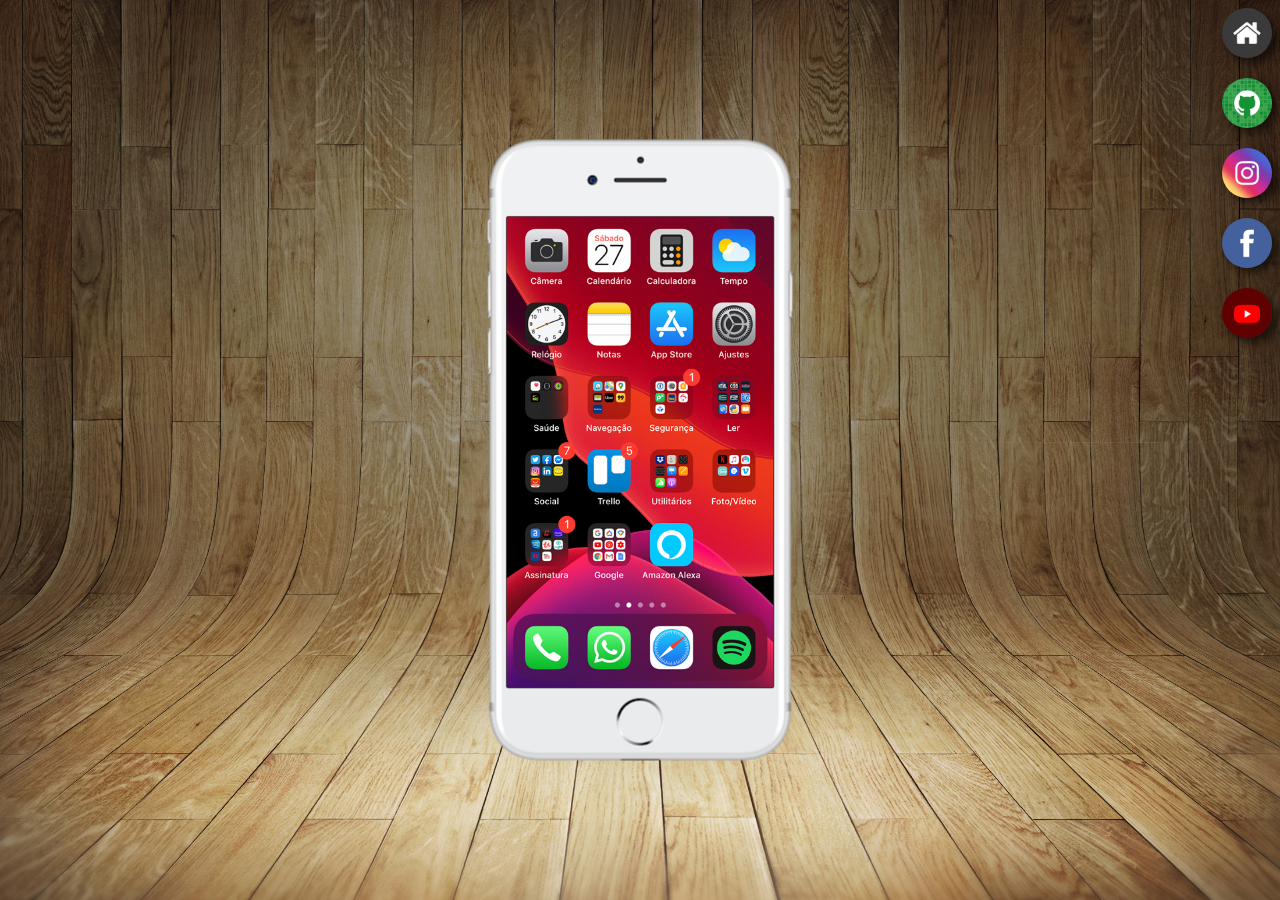
<file: index.html>
<!DOCTYPE html>
<html lang="pt-br">
<head>
    <meta charset="UTF-8">
    <meta name="viewport" content="width=device-width, initial-scale=1.0">
    <link rel="shortcut icon" href="nezuko.ico" type="image/x-icon">
    <link rel="stylesheet" href="estilos/style.css">
    <title>Redes Sociais</title>
</head>
<body>
    <main>
        <section id="telefone">
            <iframe src="home.html" name="tela" id="tela"  frameborder="0">
                Seu navegador não é compativel com isso.
            </iframe>
        </section>
        <section id="redes-sociais">
            <a href="home.html" target="tela"><img src="imagens/logo-home.jpg" alt="Home"></a><br>
            <a href="github.html" target="tela"><img src="imagens/logo-github.jpg" alt="GitHub"></a><br>
            <a href="instagram.html" target="tela"><img src="imagens/logo-instagram.jpg" alt="Instagram"></a><br>
            <a href="facebook.html" target="tela"><img src="imagens/logo-facebook.jpg" alt="Facebook"></a><br>
            <a href="youtube.html" target="tela"><img src="imagens/logo-youtube.jpg" alt="TouTube"></a>
        </section>
    </main>
</body>
</html>
</file>
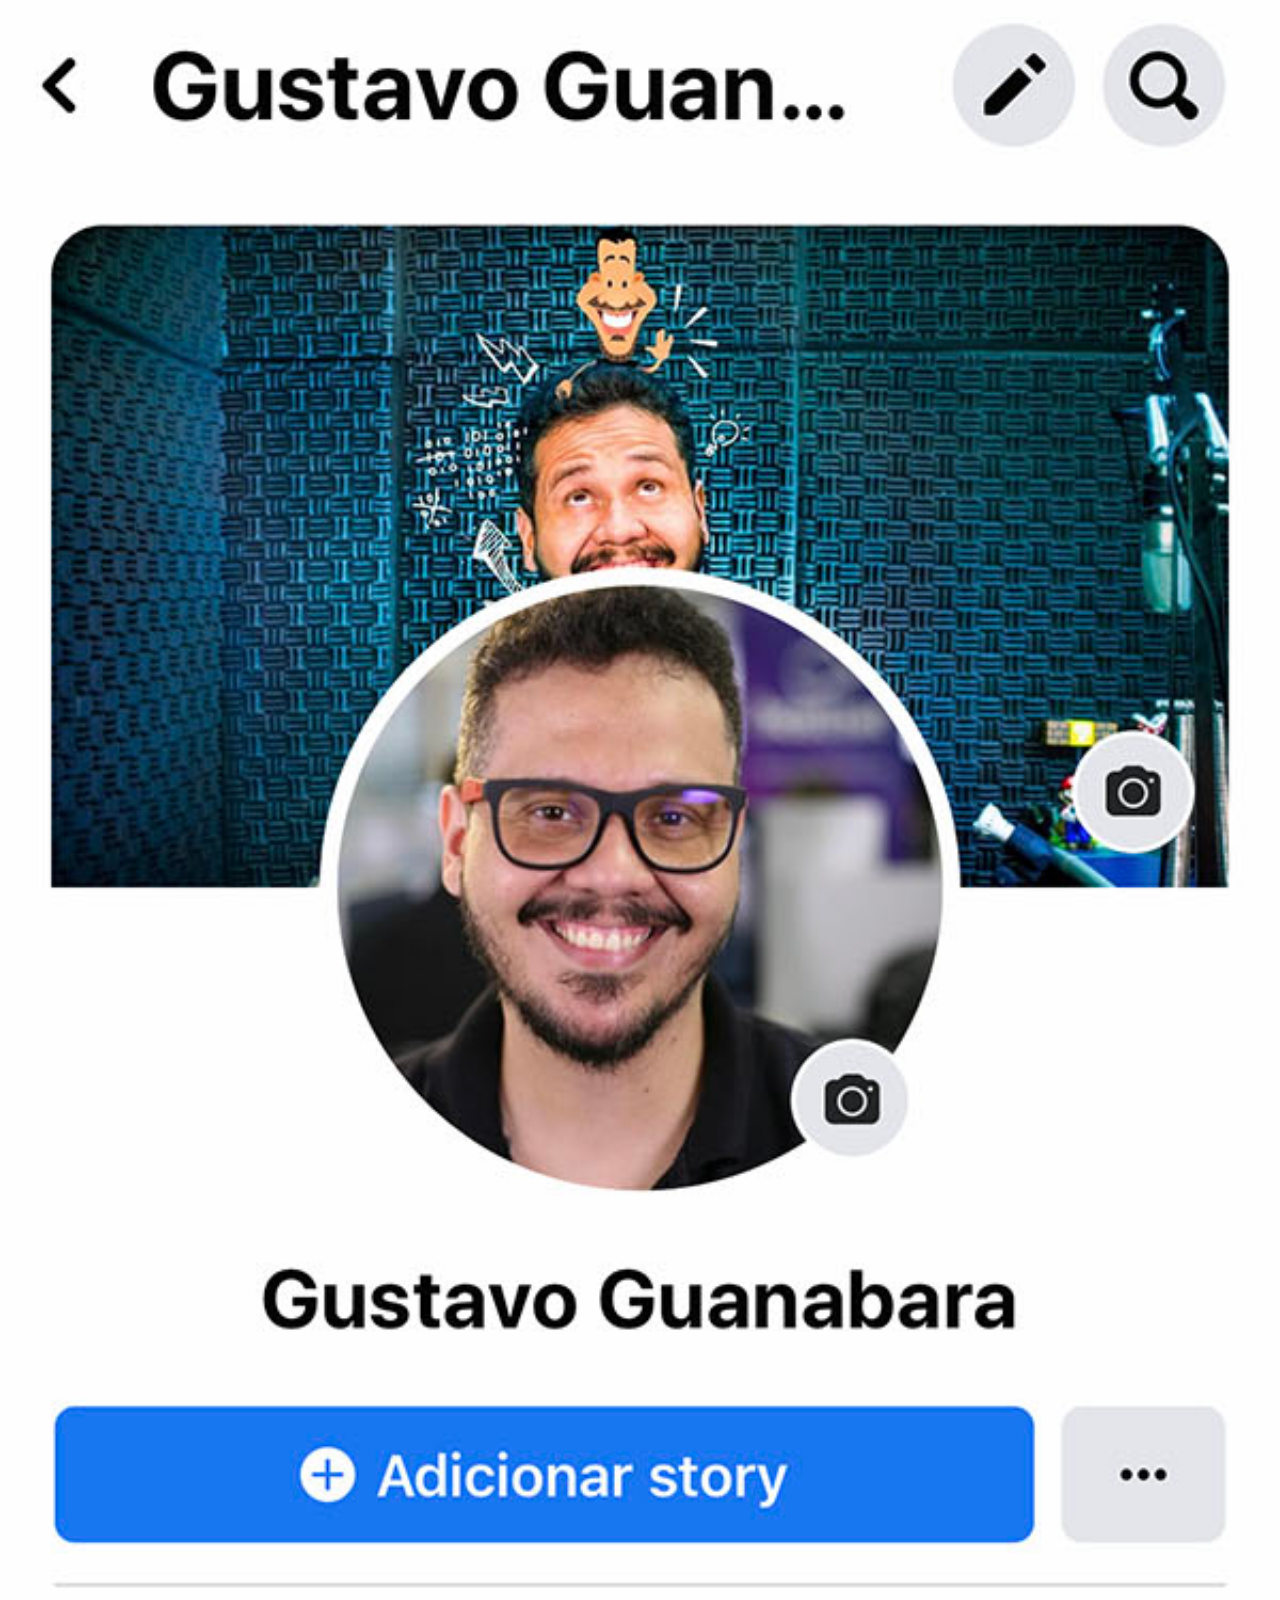
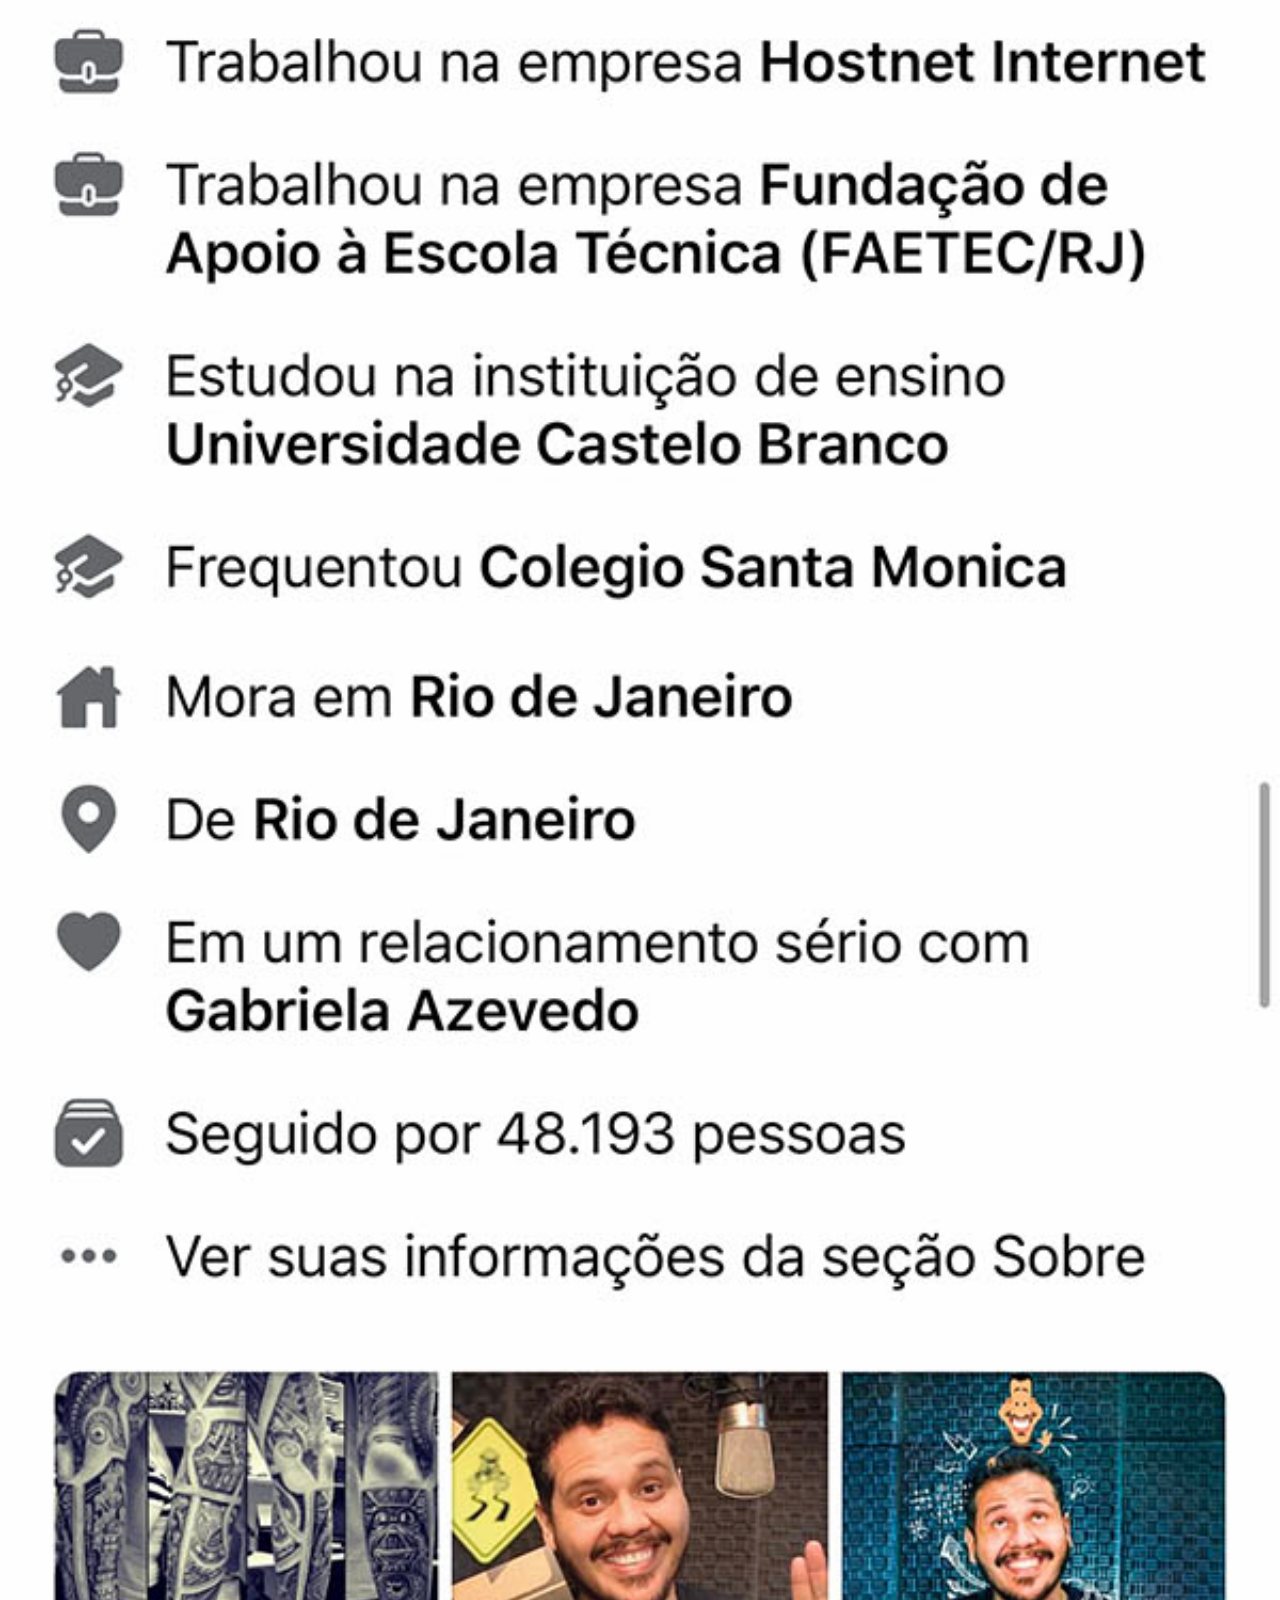
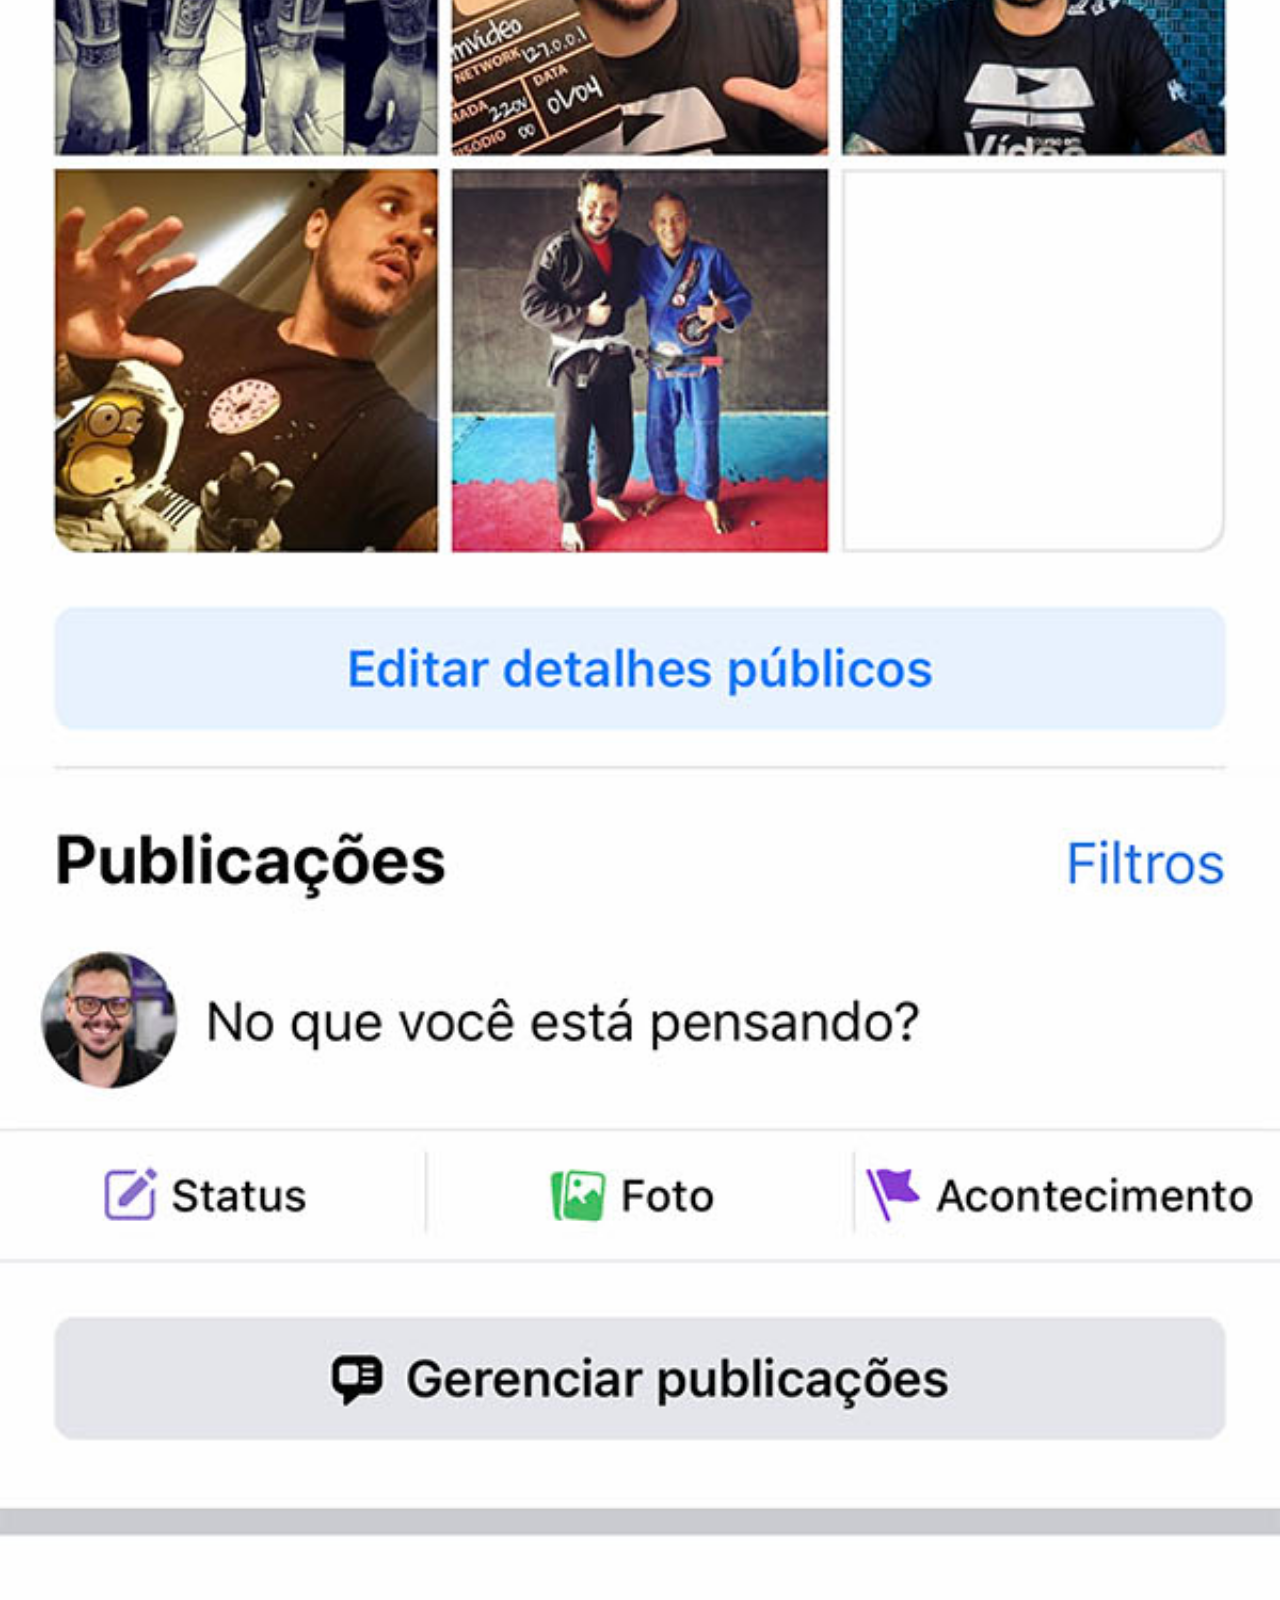
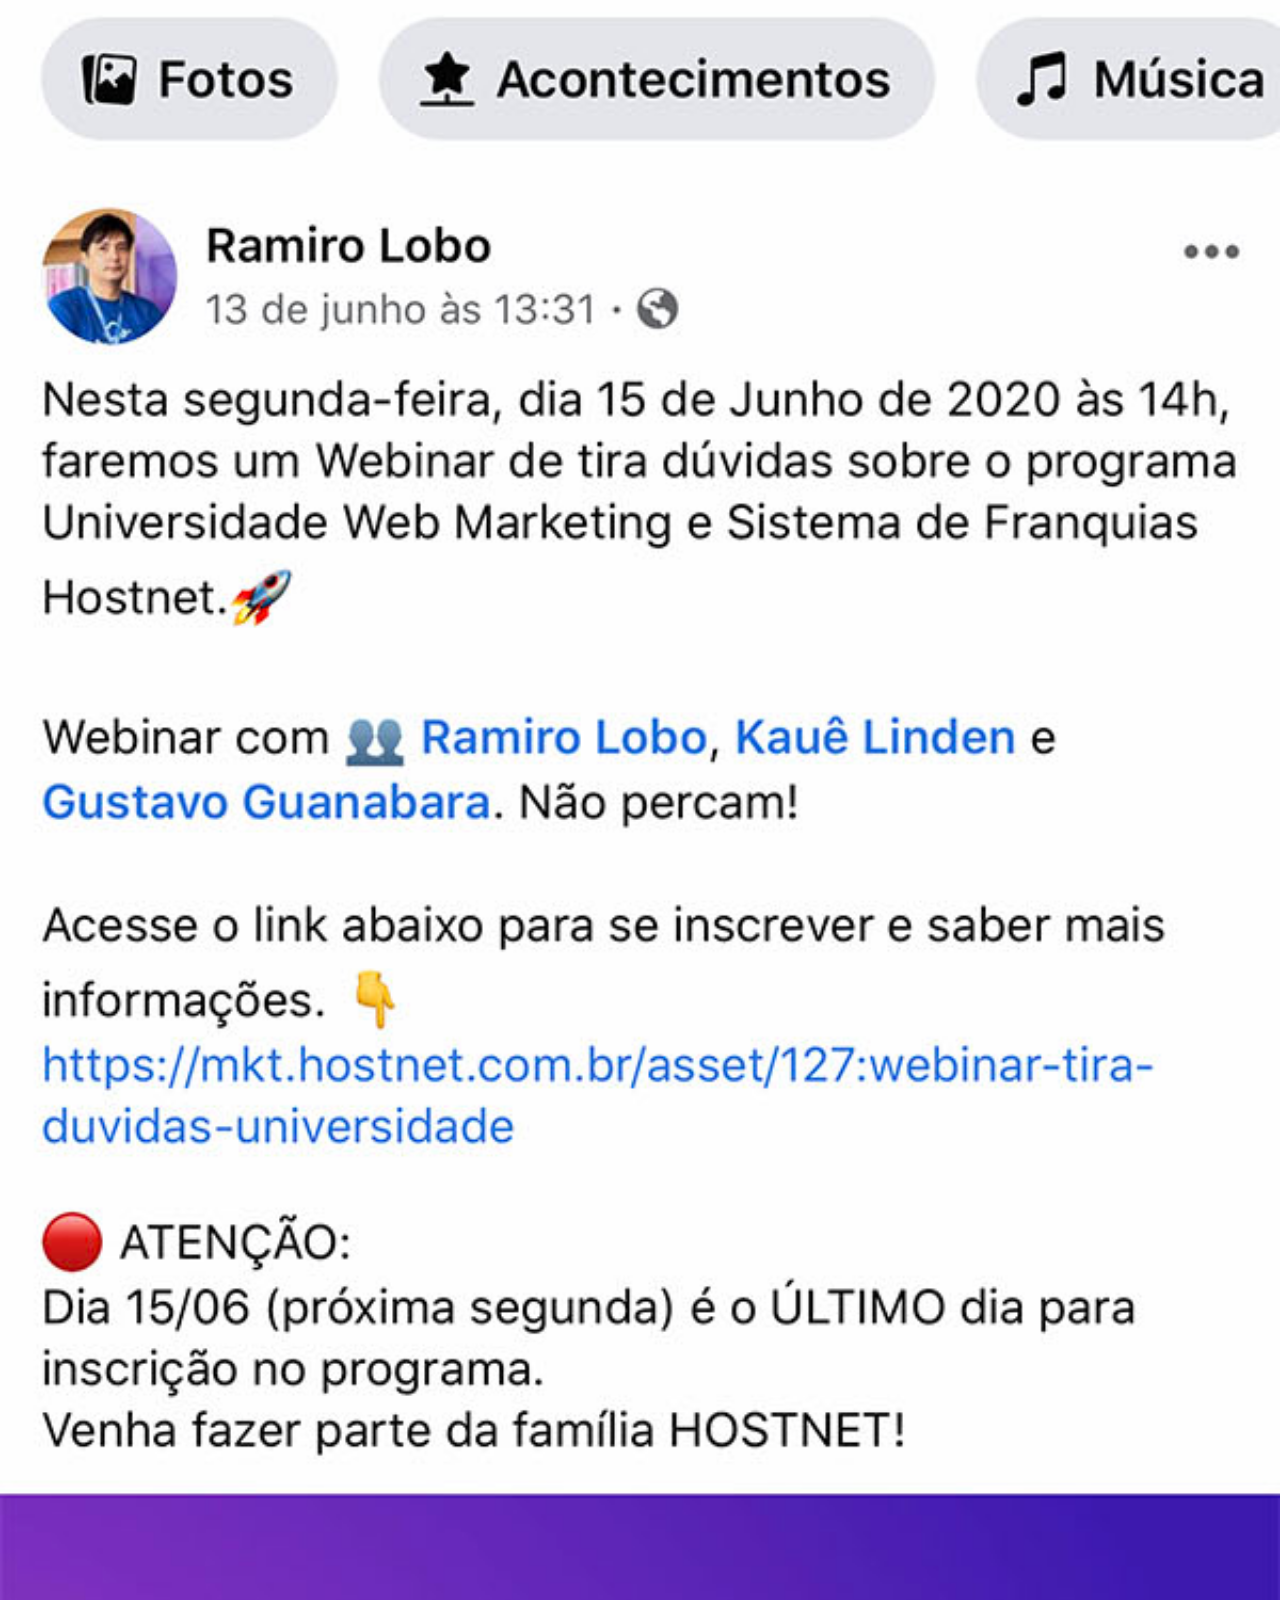
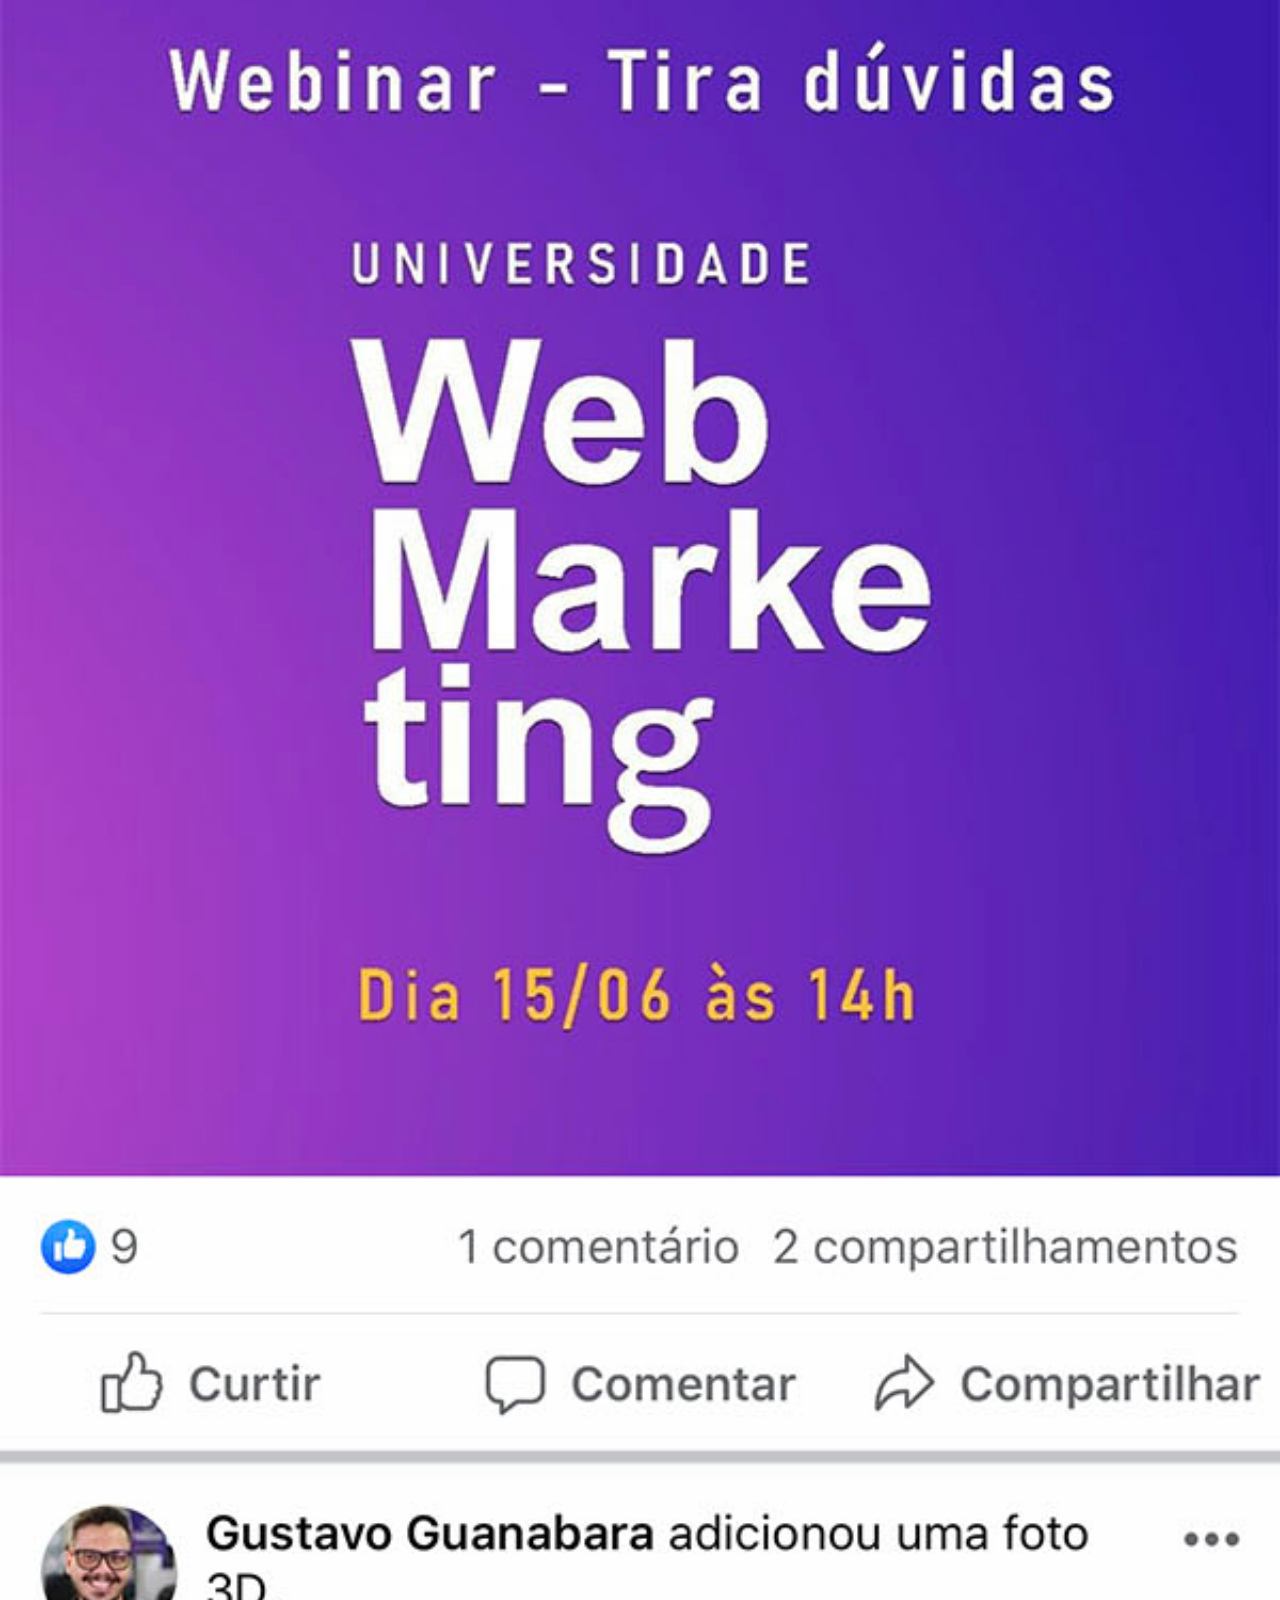
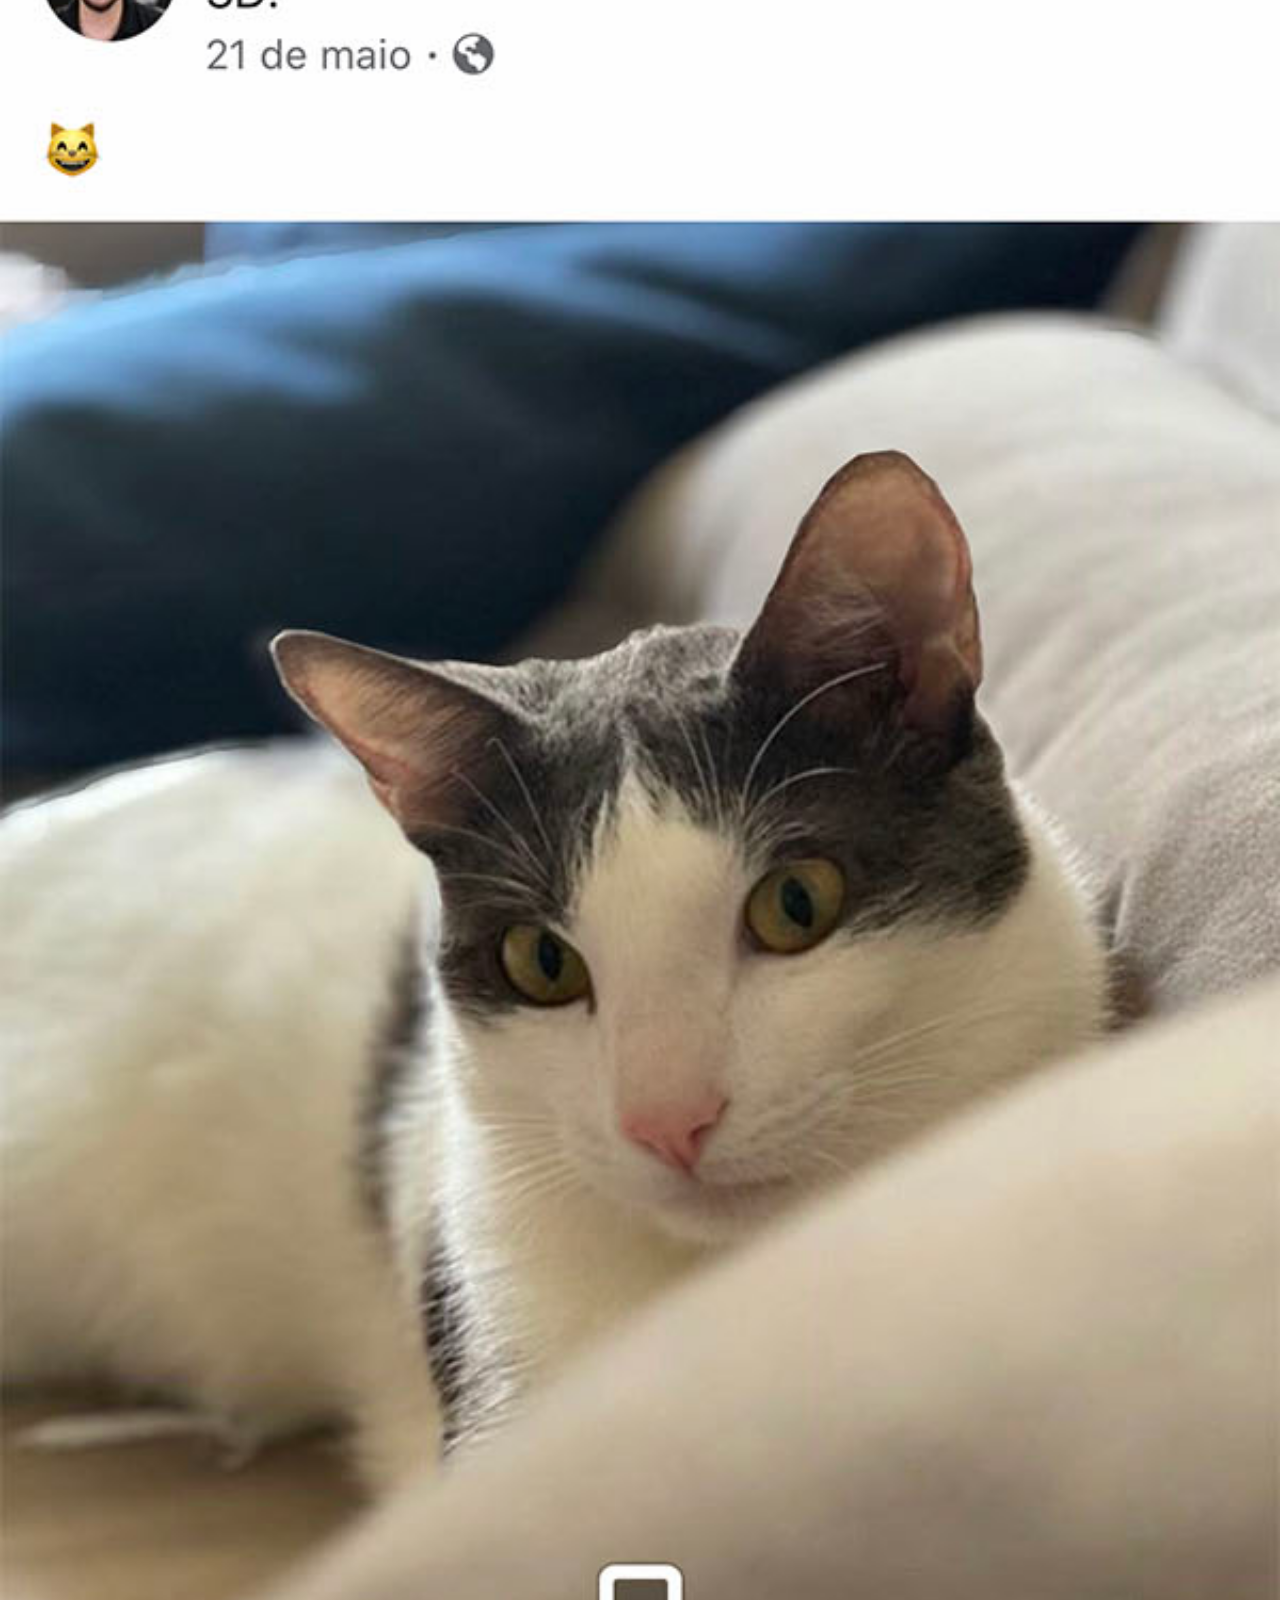
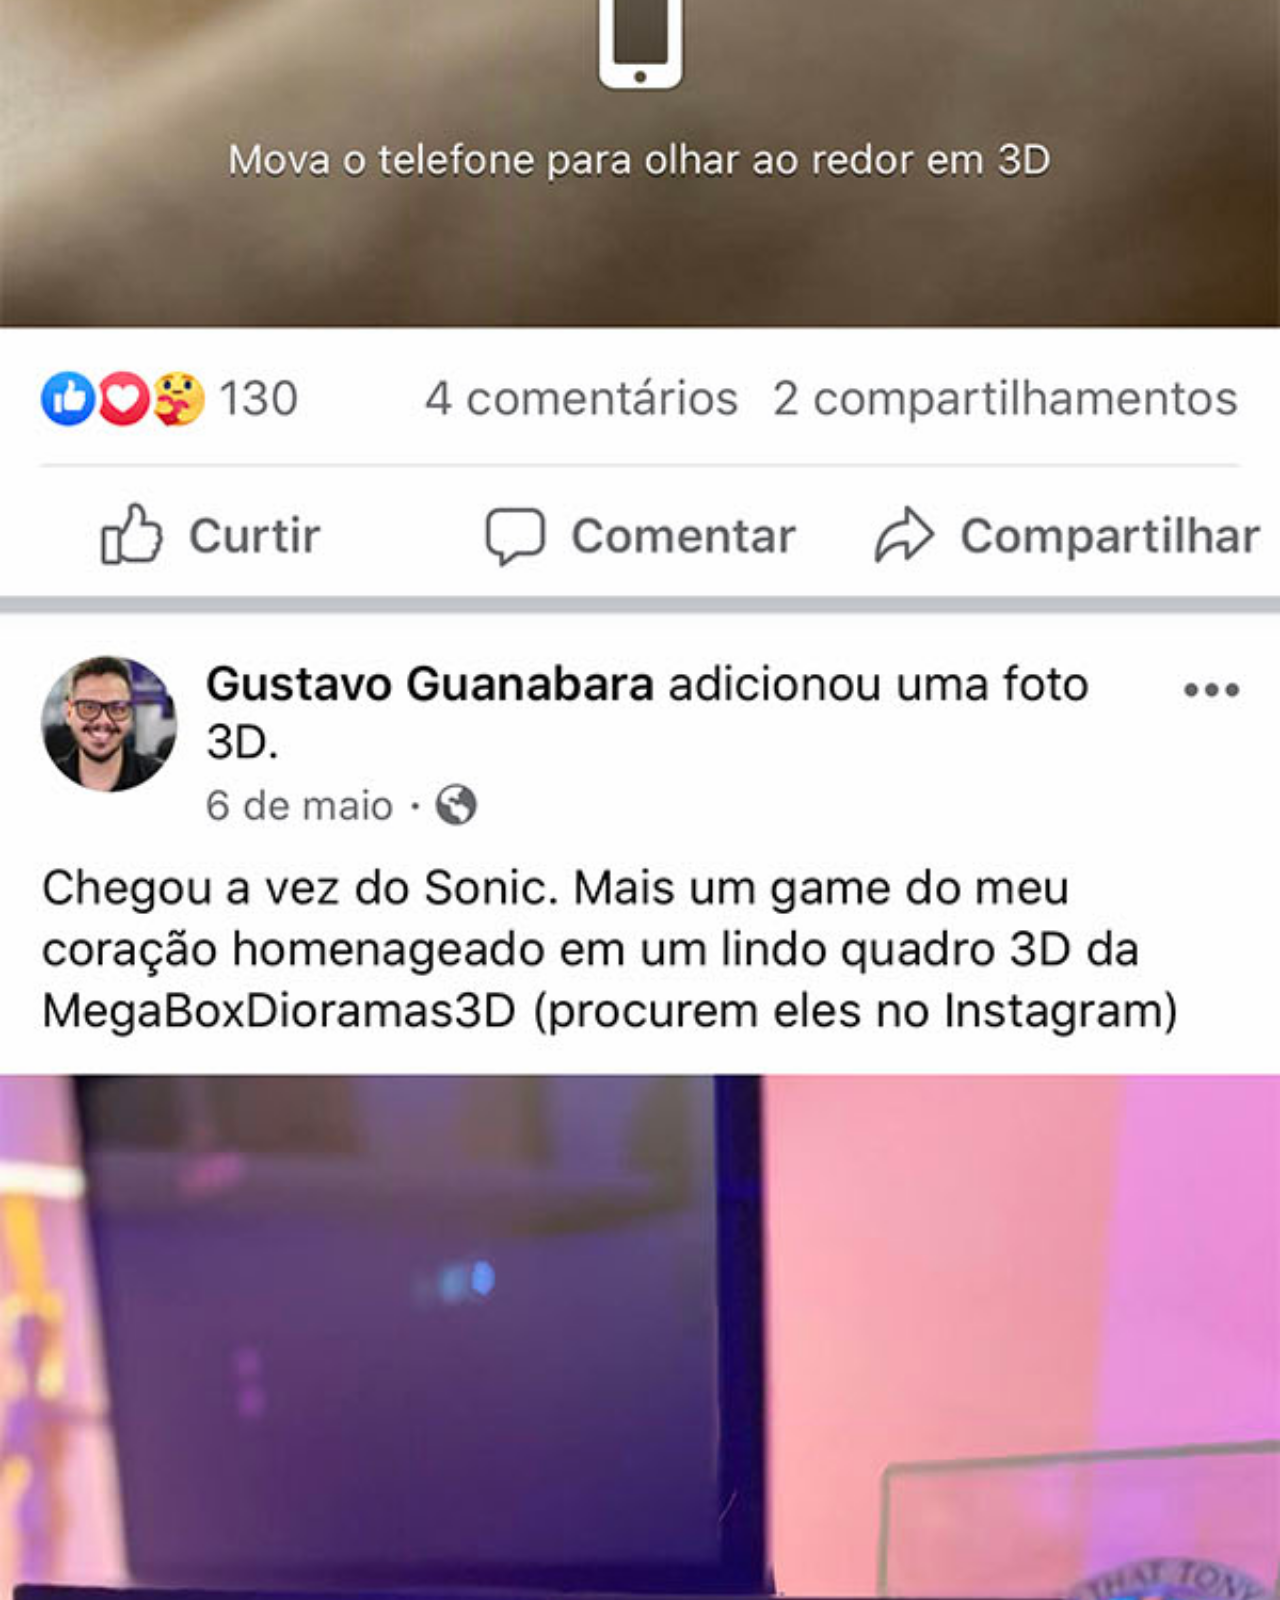
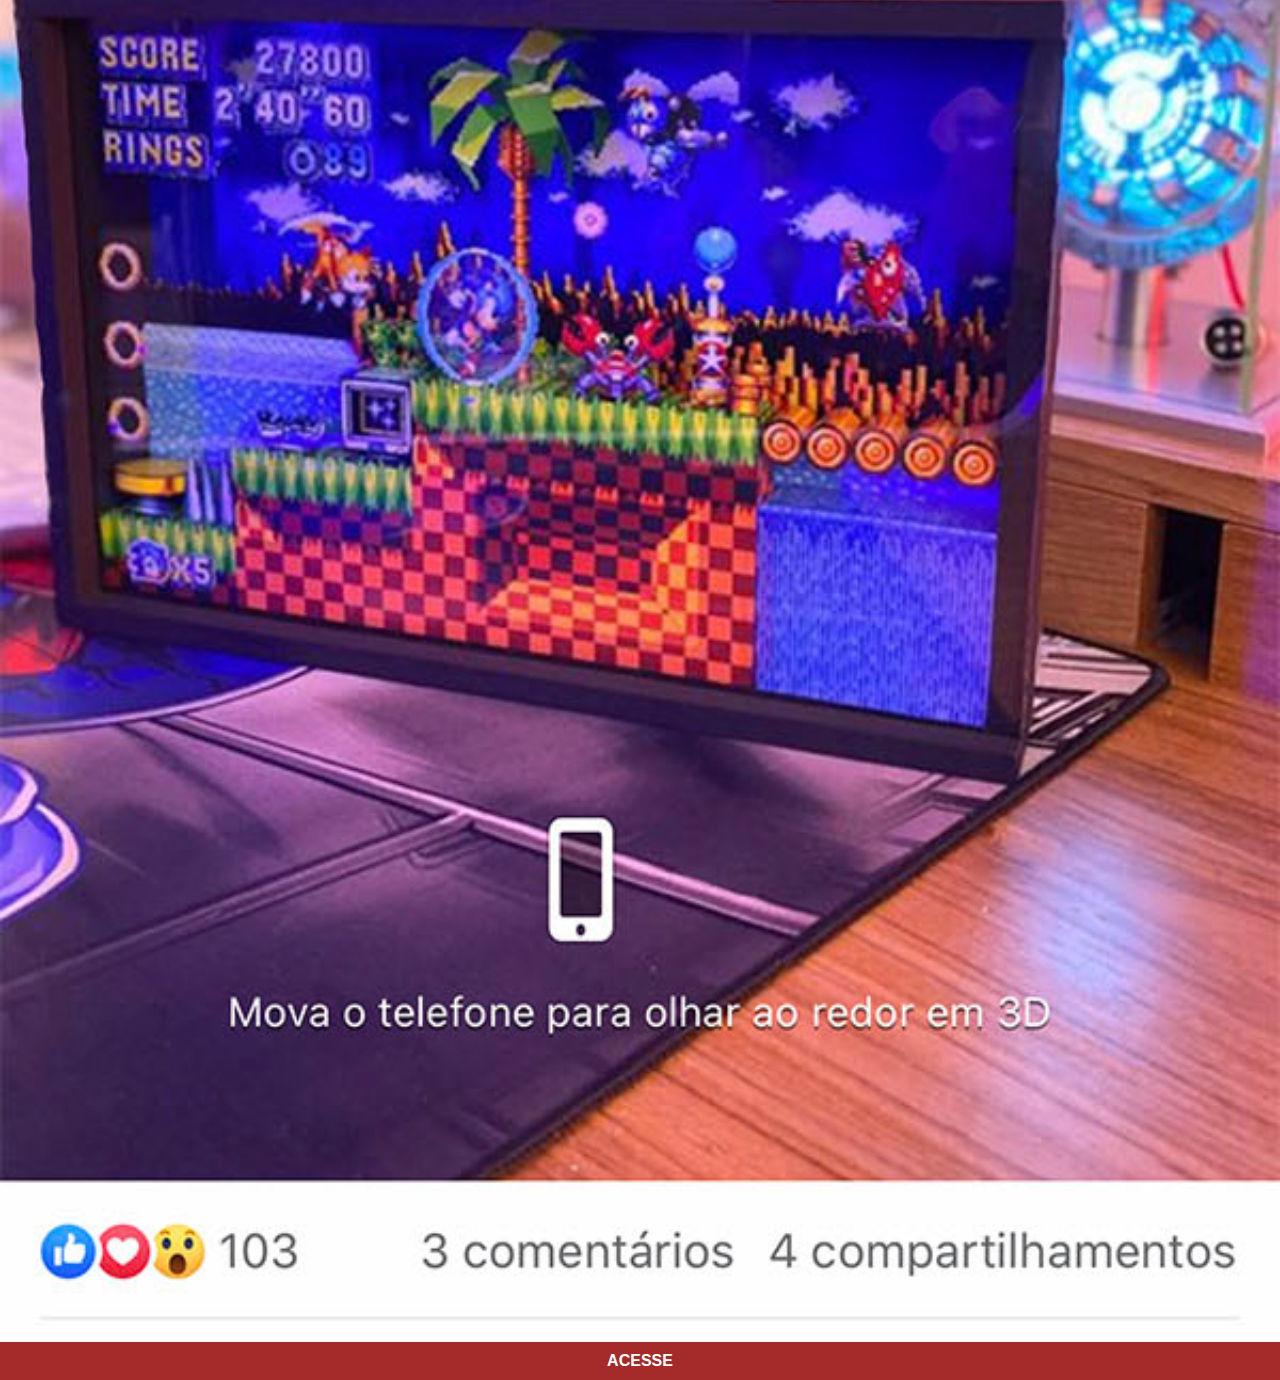
<file: facebook.html>
<!DOCTYPE html>
<html lang="pt-br">
<head>
    <meta charset="UTF-8">
    <meta name="viewport" content="width=device-width, initial-scale=1.0">
    <title>Facebook</title>
    <link rel="stylesheet" href="paginas.css">
</head>
<body>
    <img src="imagens/tela-facebook.jpg" alt="Facebook">
    <a href="https://www.facebook.com/Ilvani.Sabatini/" target="_blank">ACESSE</a>
</body>
</html>
</file>
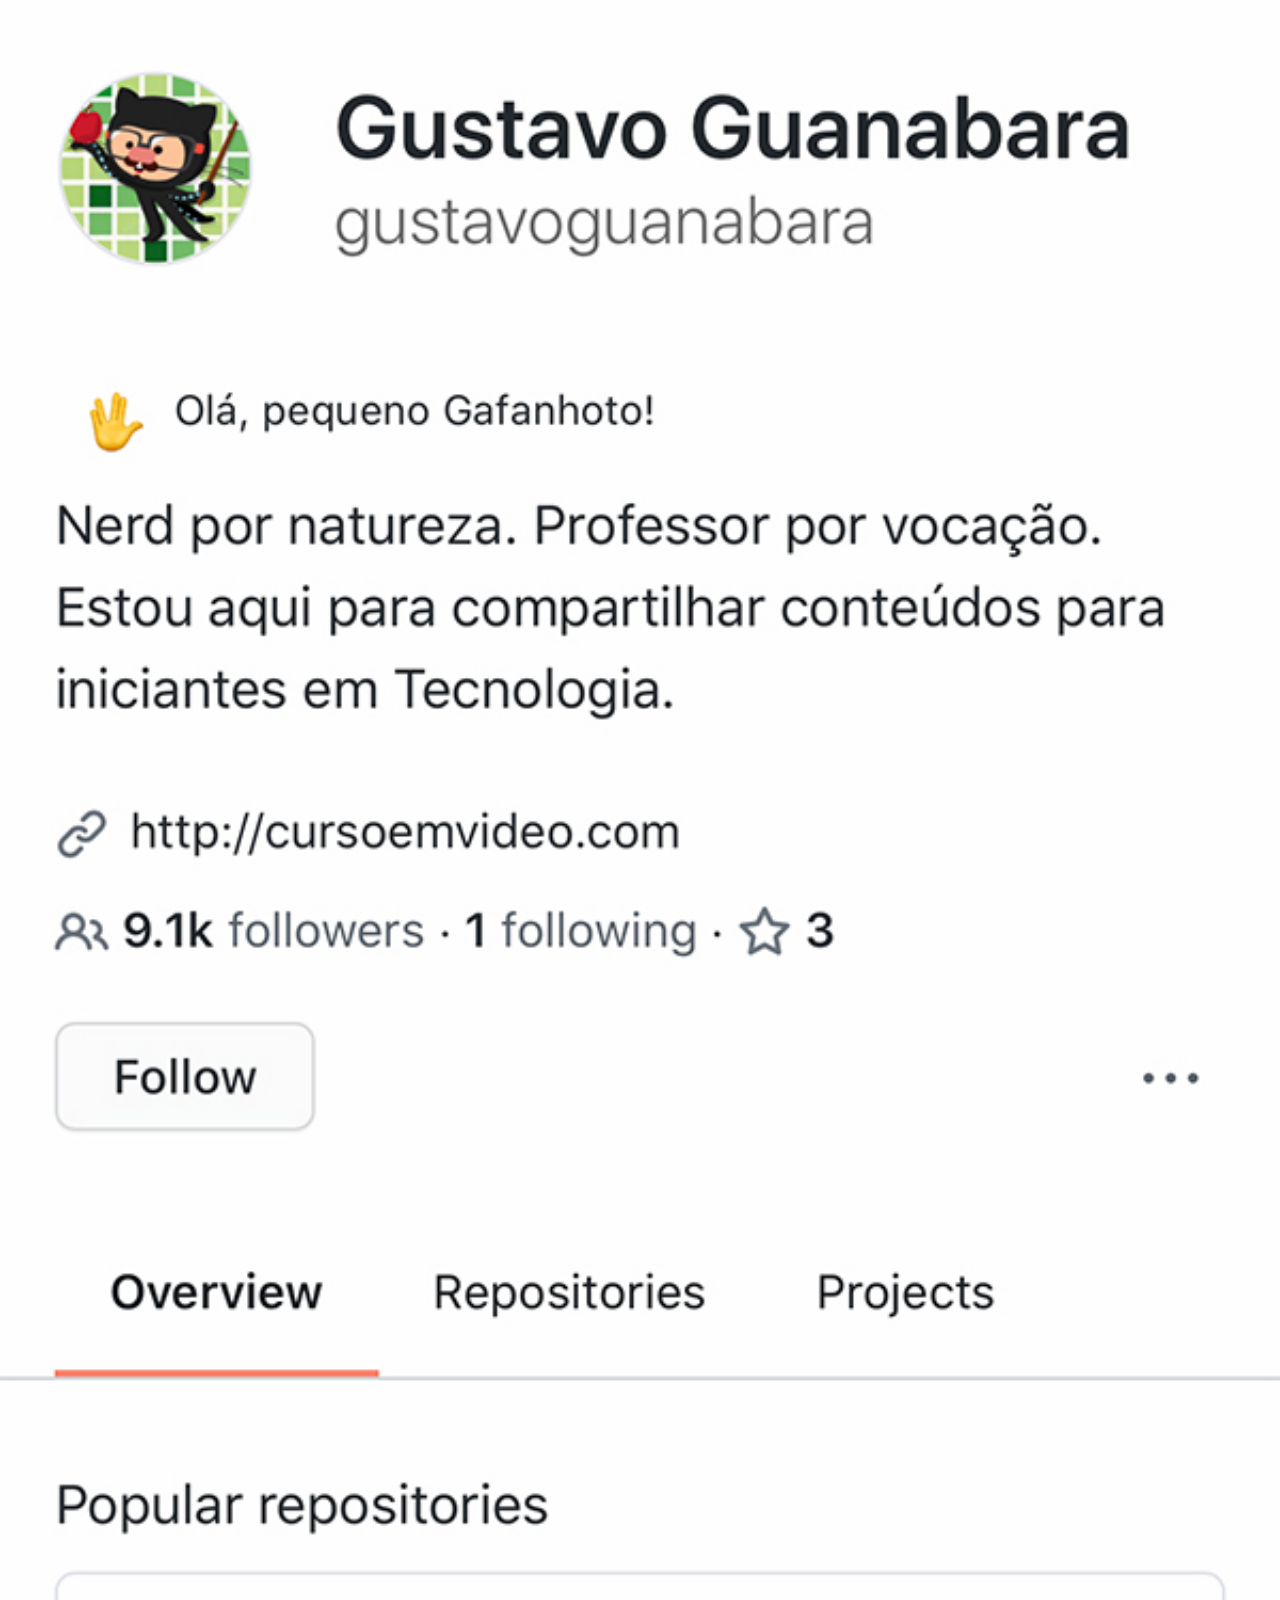
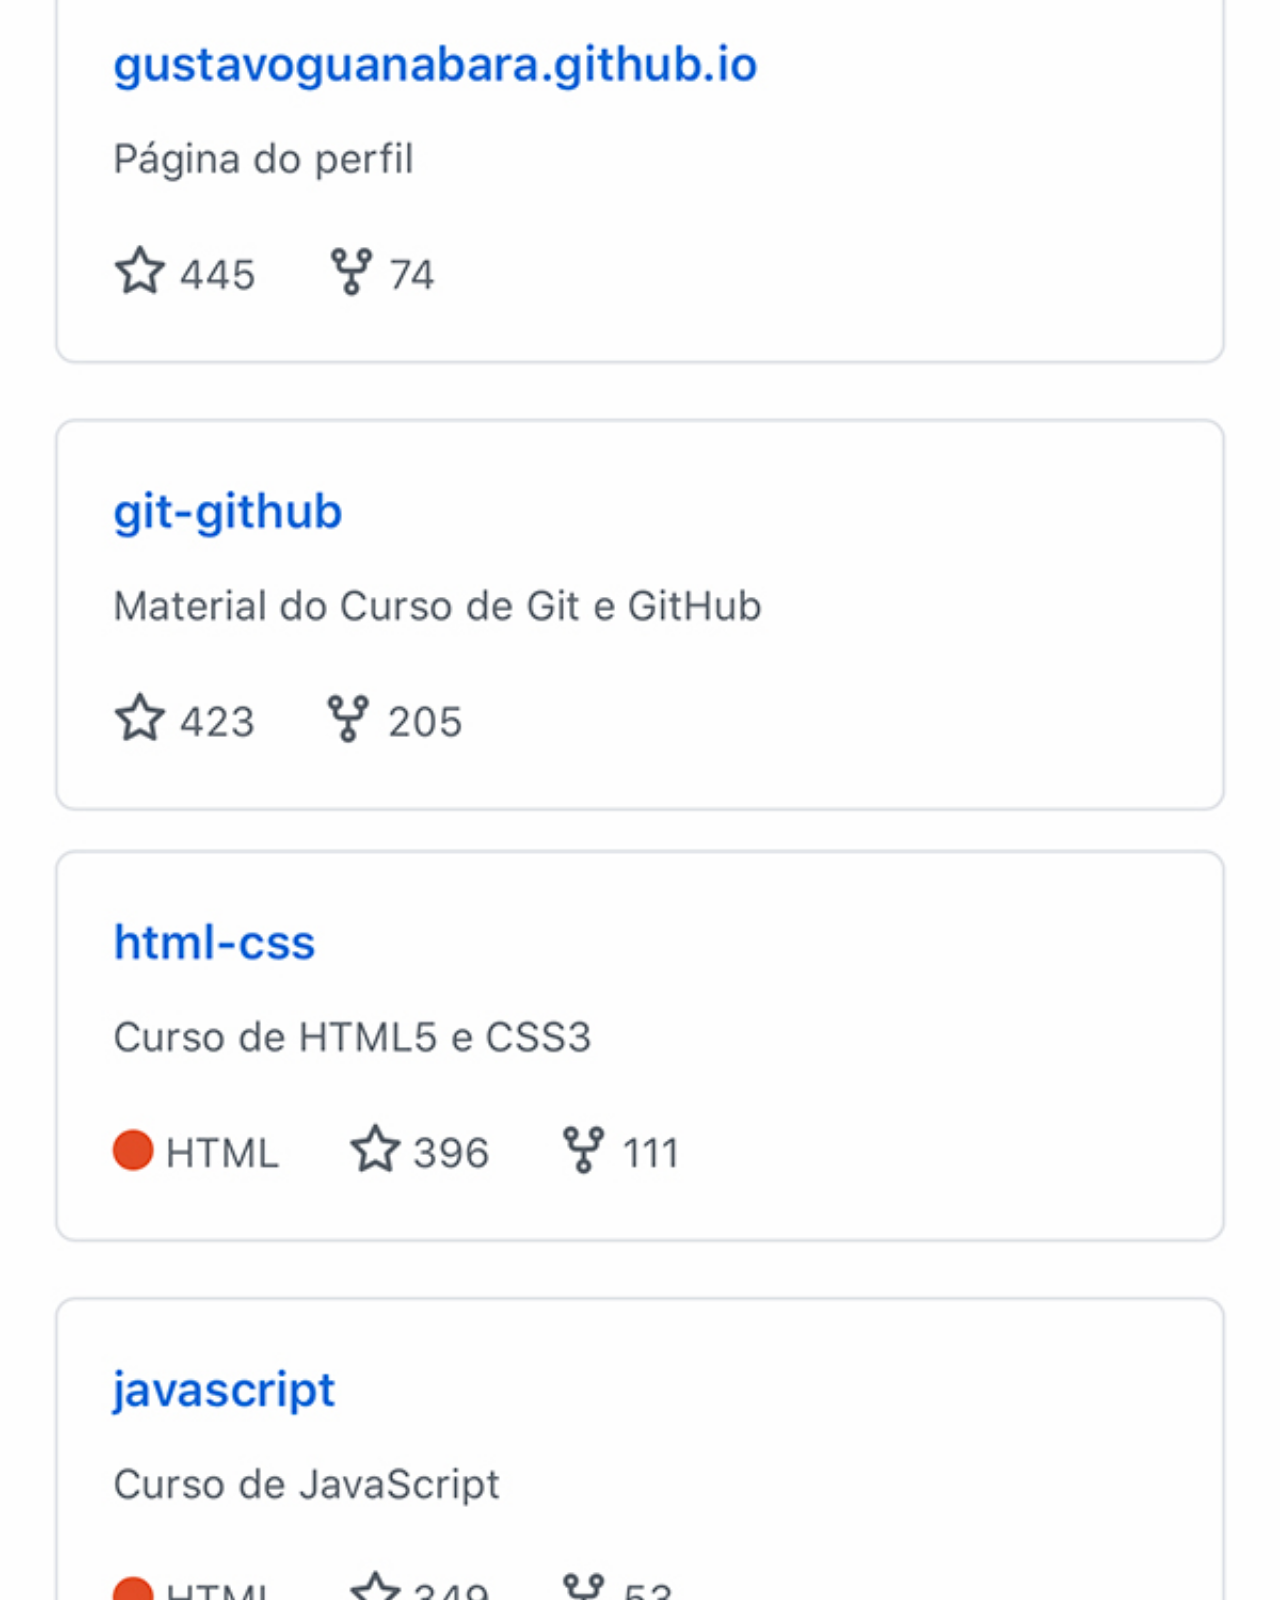
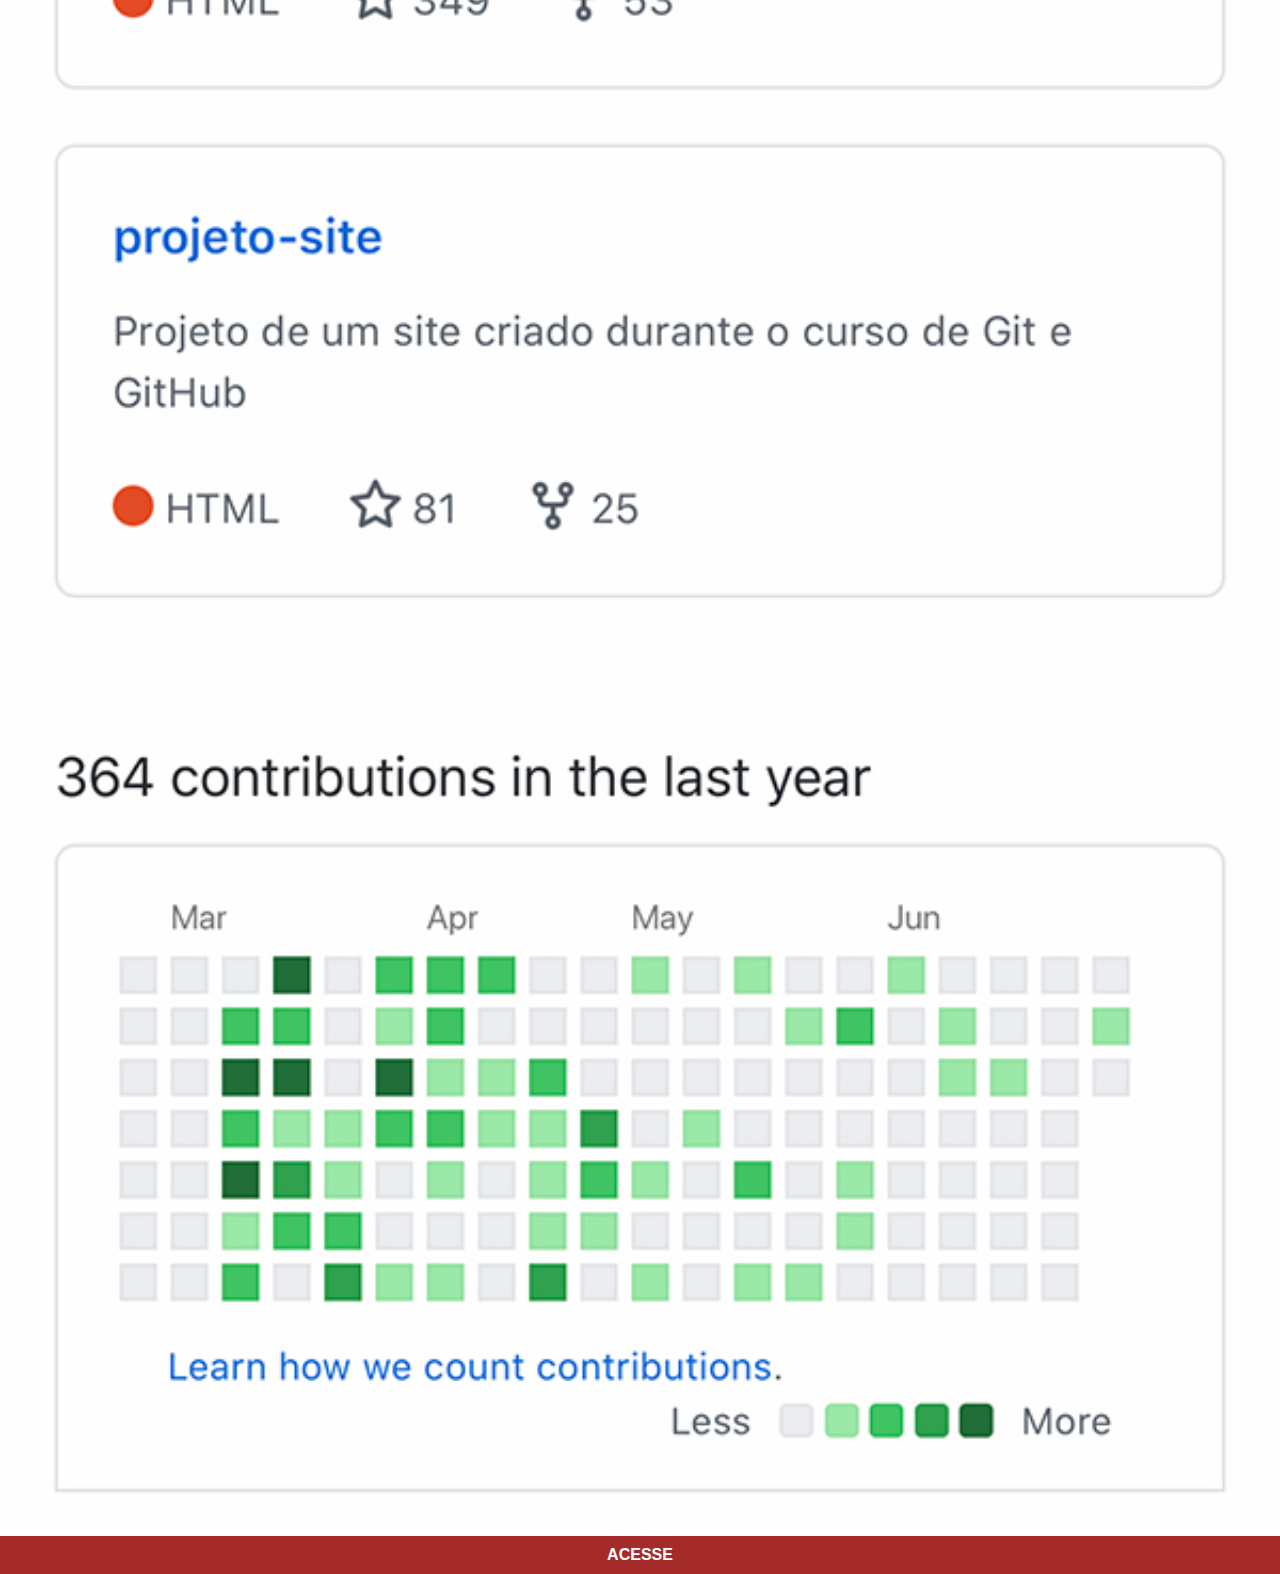
<file: github.html>
<!DOCTYPE html>
<html lang="pt-br">
<head>
    <meta charset="UTF-8">
    <meta name="viewport" content="width=device-width, initial-scale=1.0">
    <title>YouTube</title>
    <link rel="stylesheet" href="paginas.css">
</head>
<body>
    <img src="imagens/tela-github.jpg" alt="GitHub"></a>
    <a href="https://github.com/IlvaniSabatini" target="_blank">ACESSE</a>
</body>
</html>
</file>
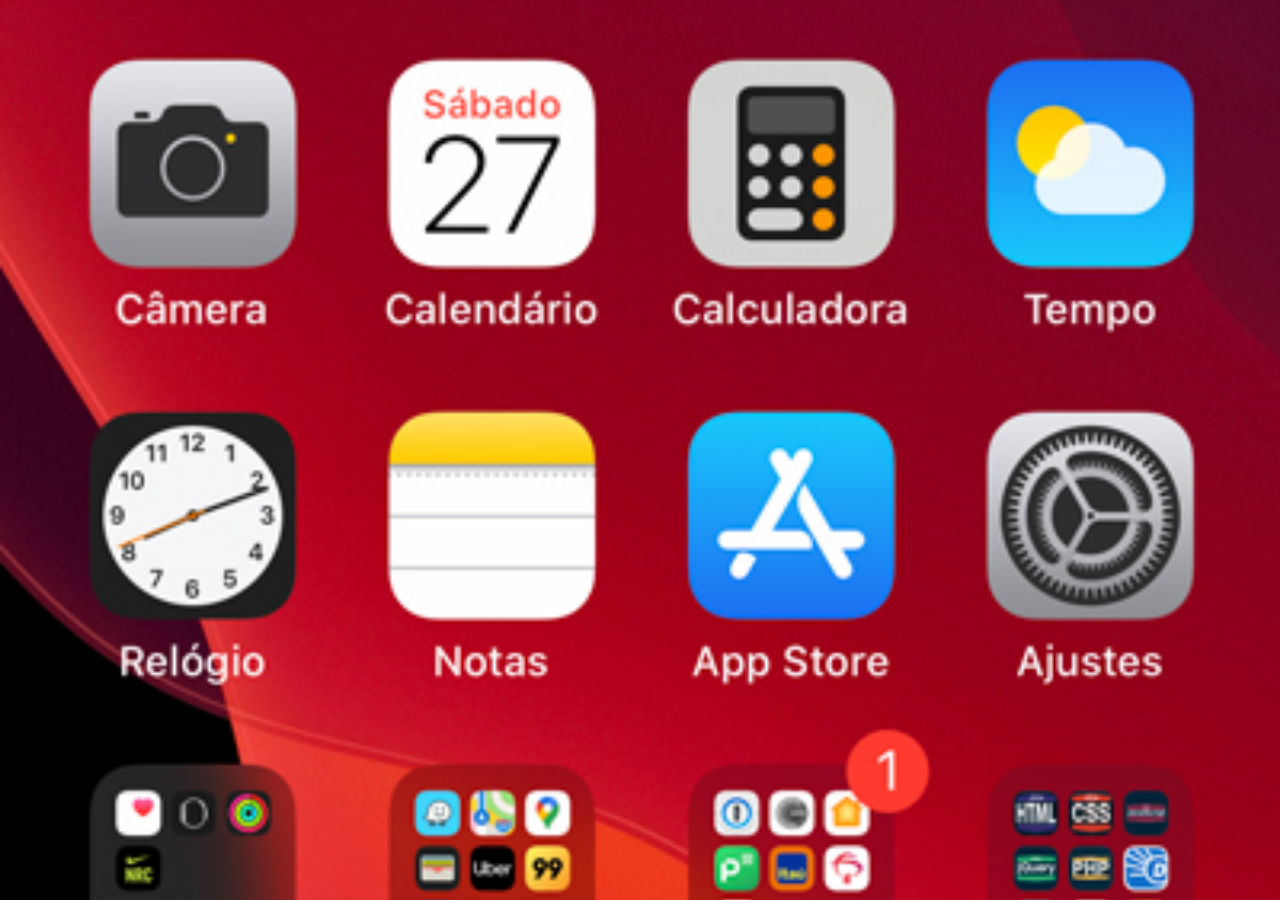
<file: home.html>
<!DOCTYPE html>
<html lang="pt-br">
<head>
    <meta charset="UTF-8">
    <meta name="viewport" content="width=device-width, initial-scale=1.0">
    <title>Home</title>
    <style>
        * {
            margin: 0px;
            padding: 0px;
        }
        body {
            width: 100vw;
            height: 100vh;
            background: black url("imagens/tela-home.jpg") no-repeat top center;
            background-size: cover;
        }
    </style>
</head>
<body>
    
</body>
</html>
</file>
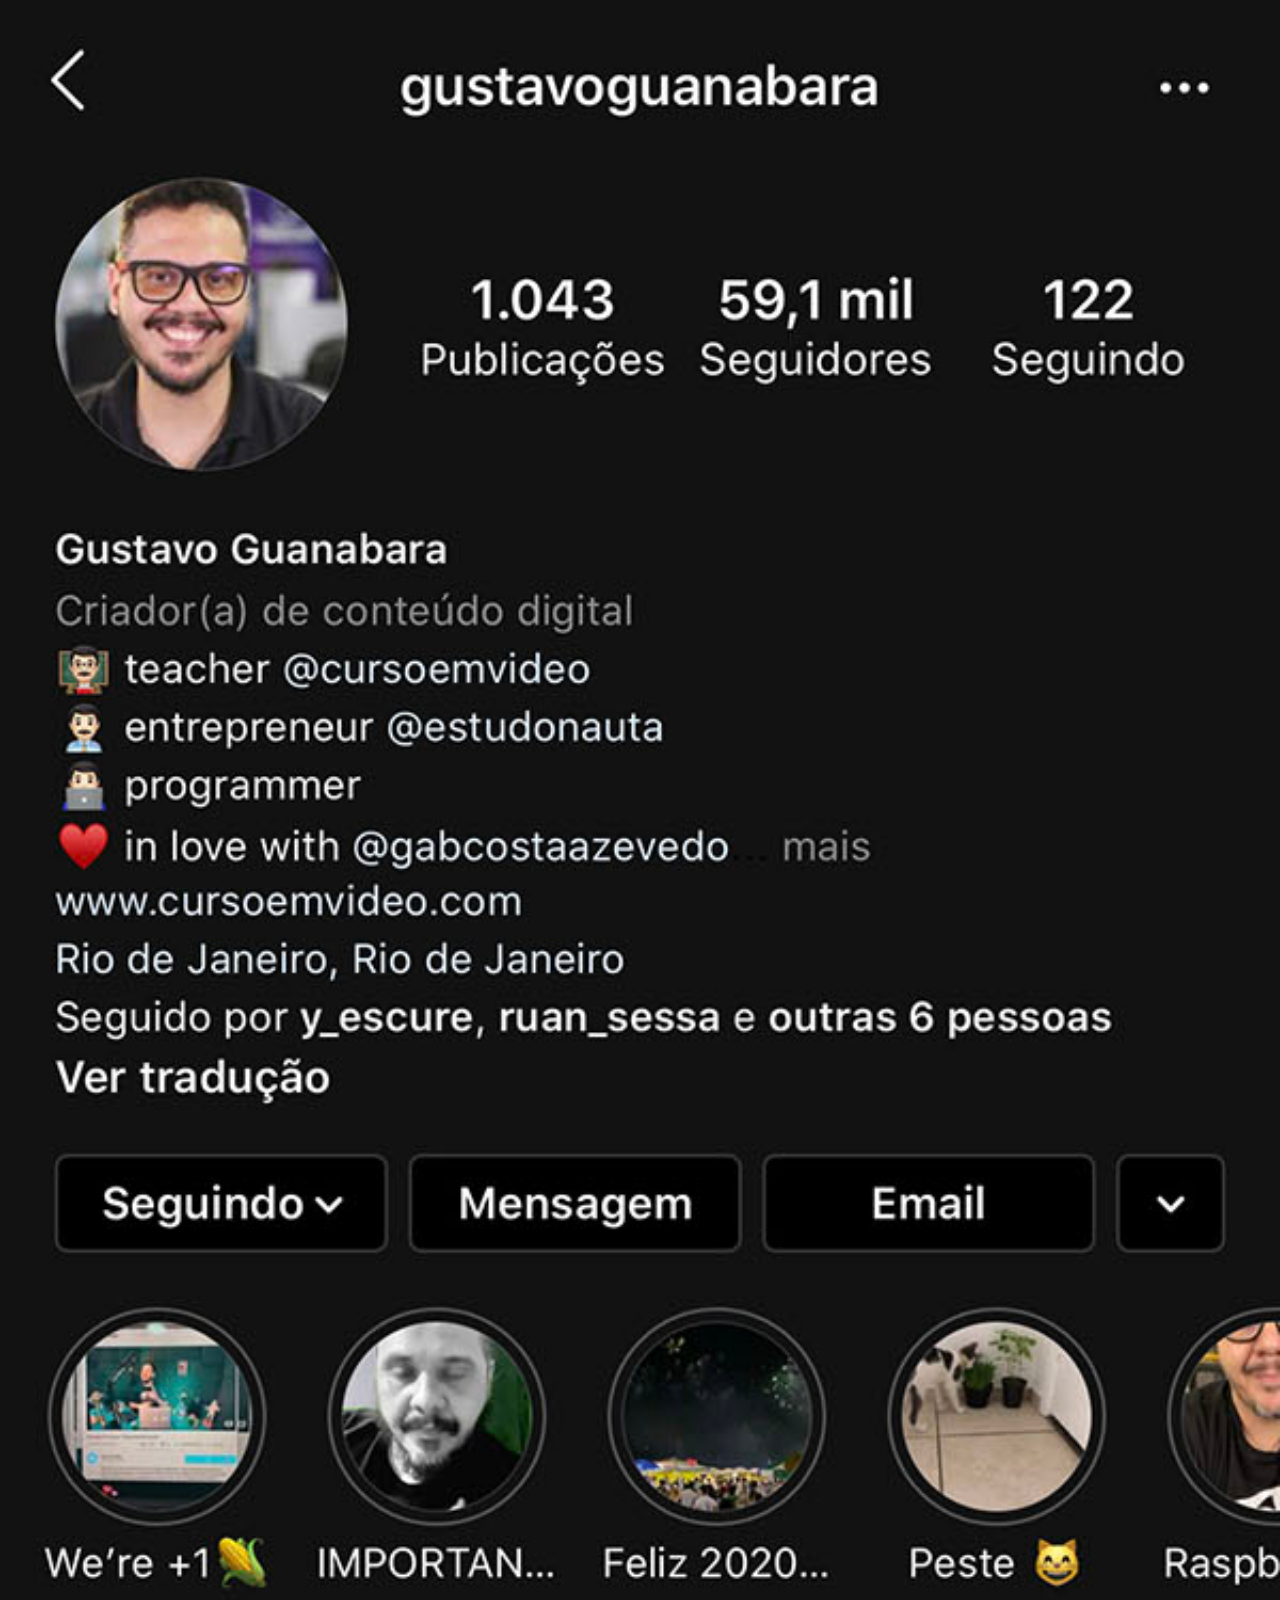
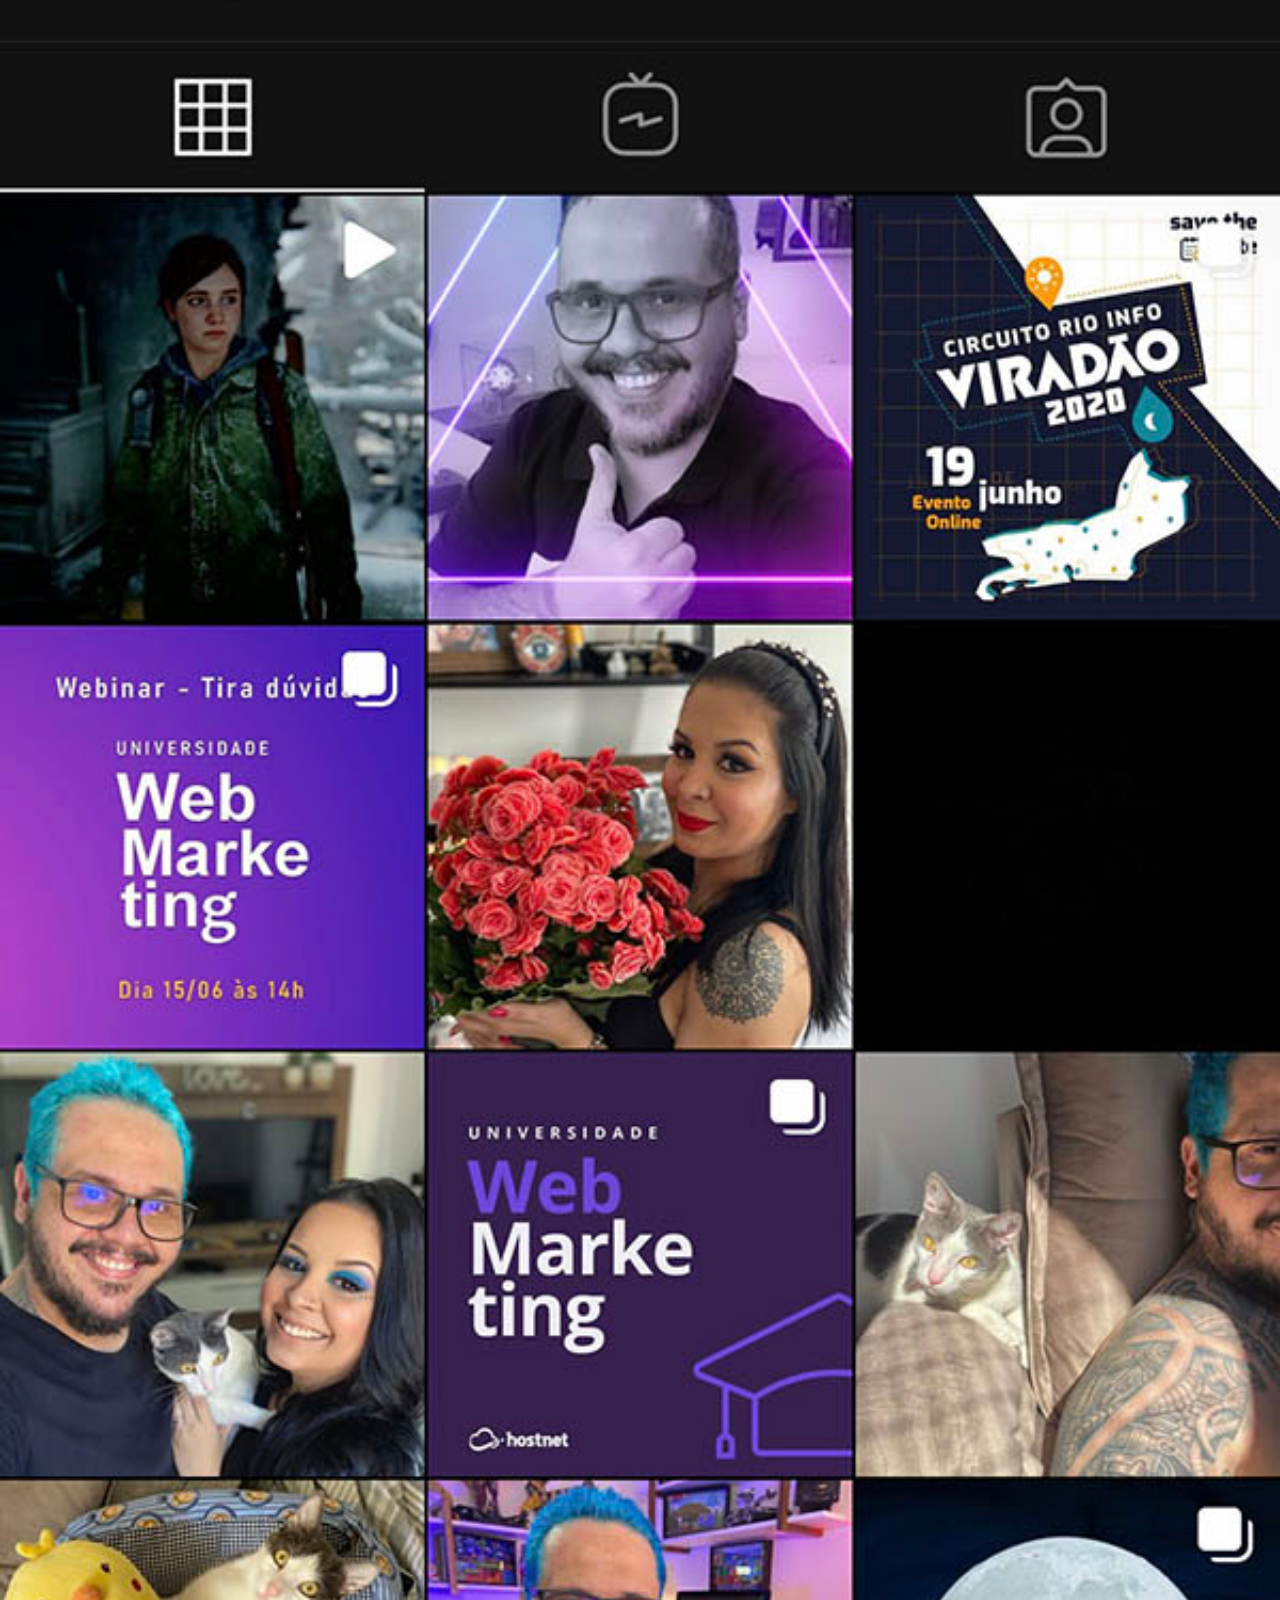
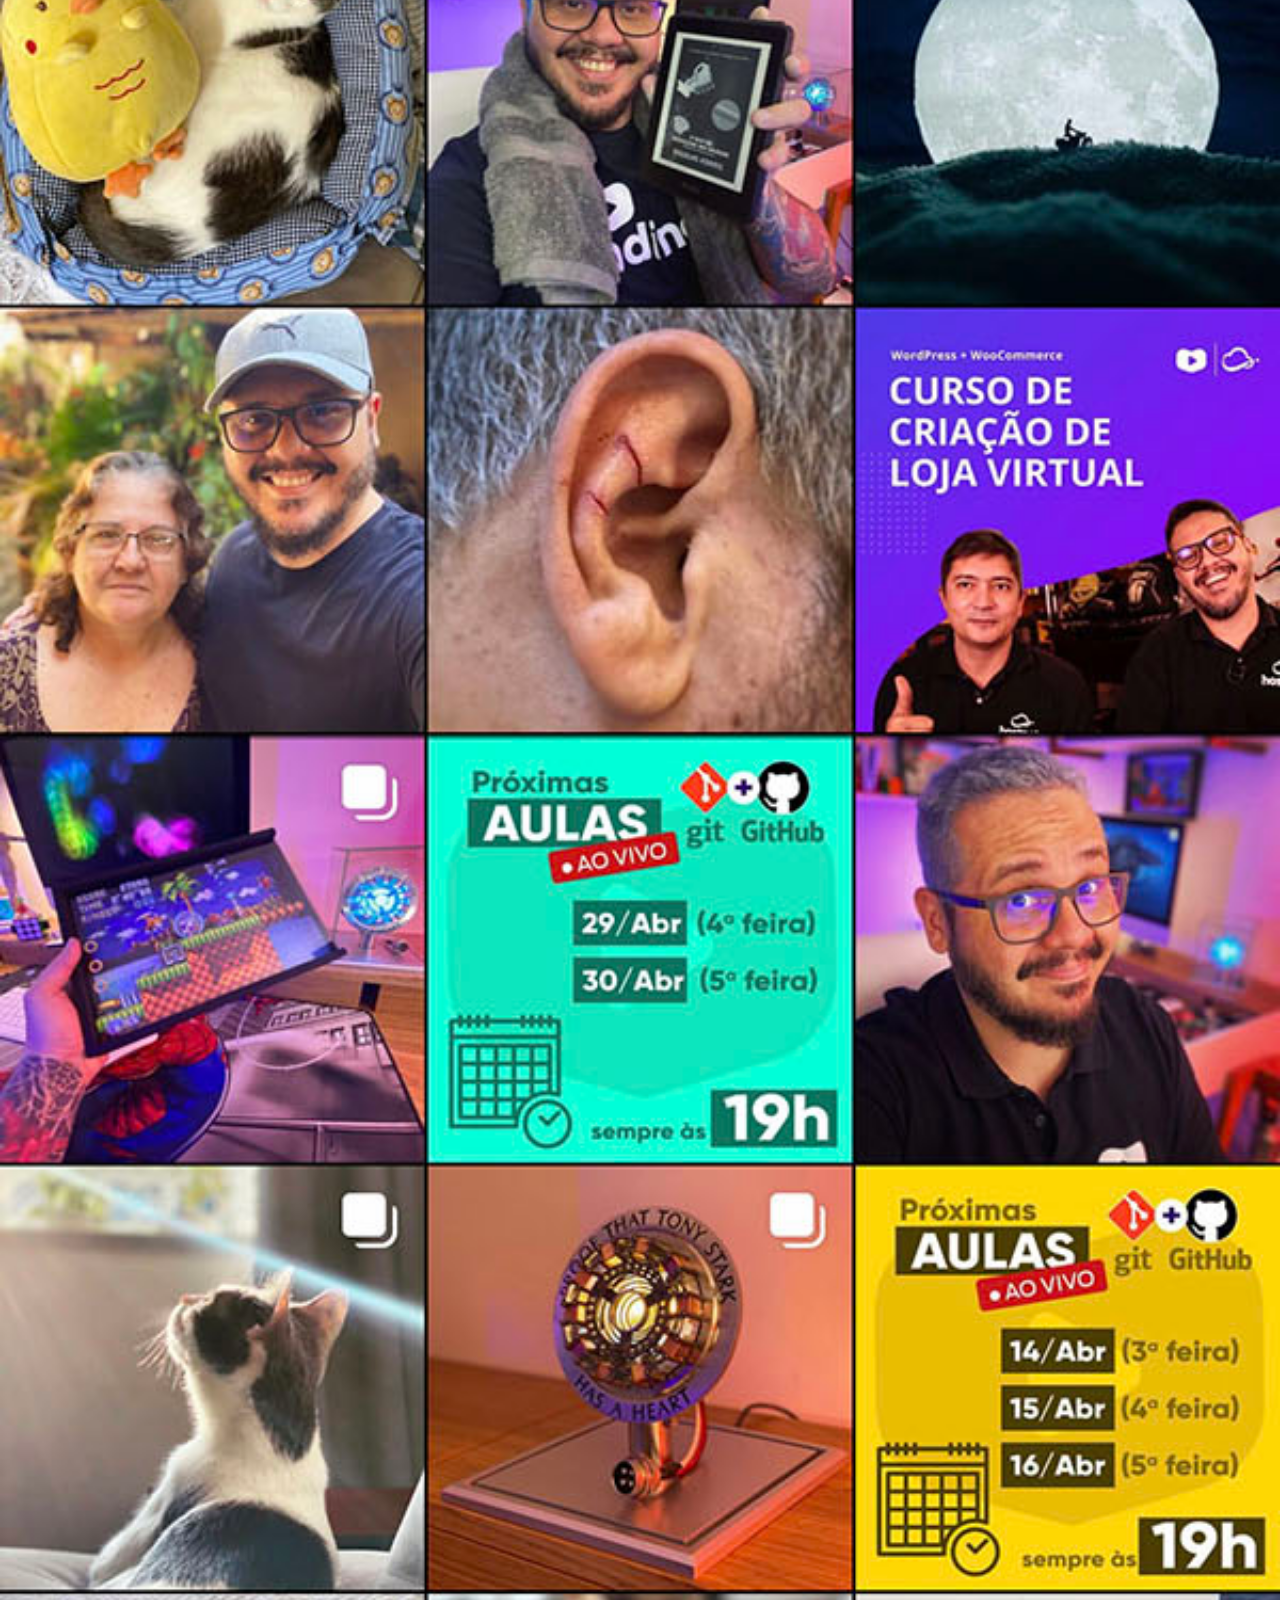
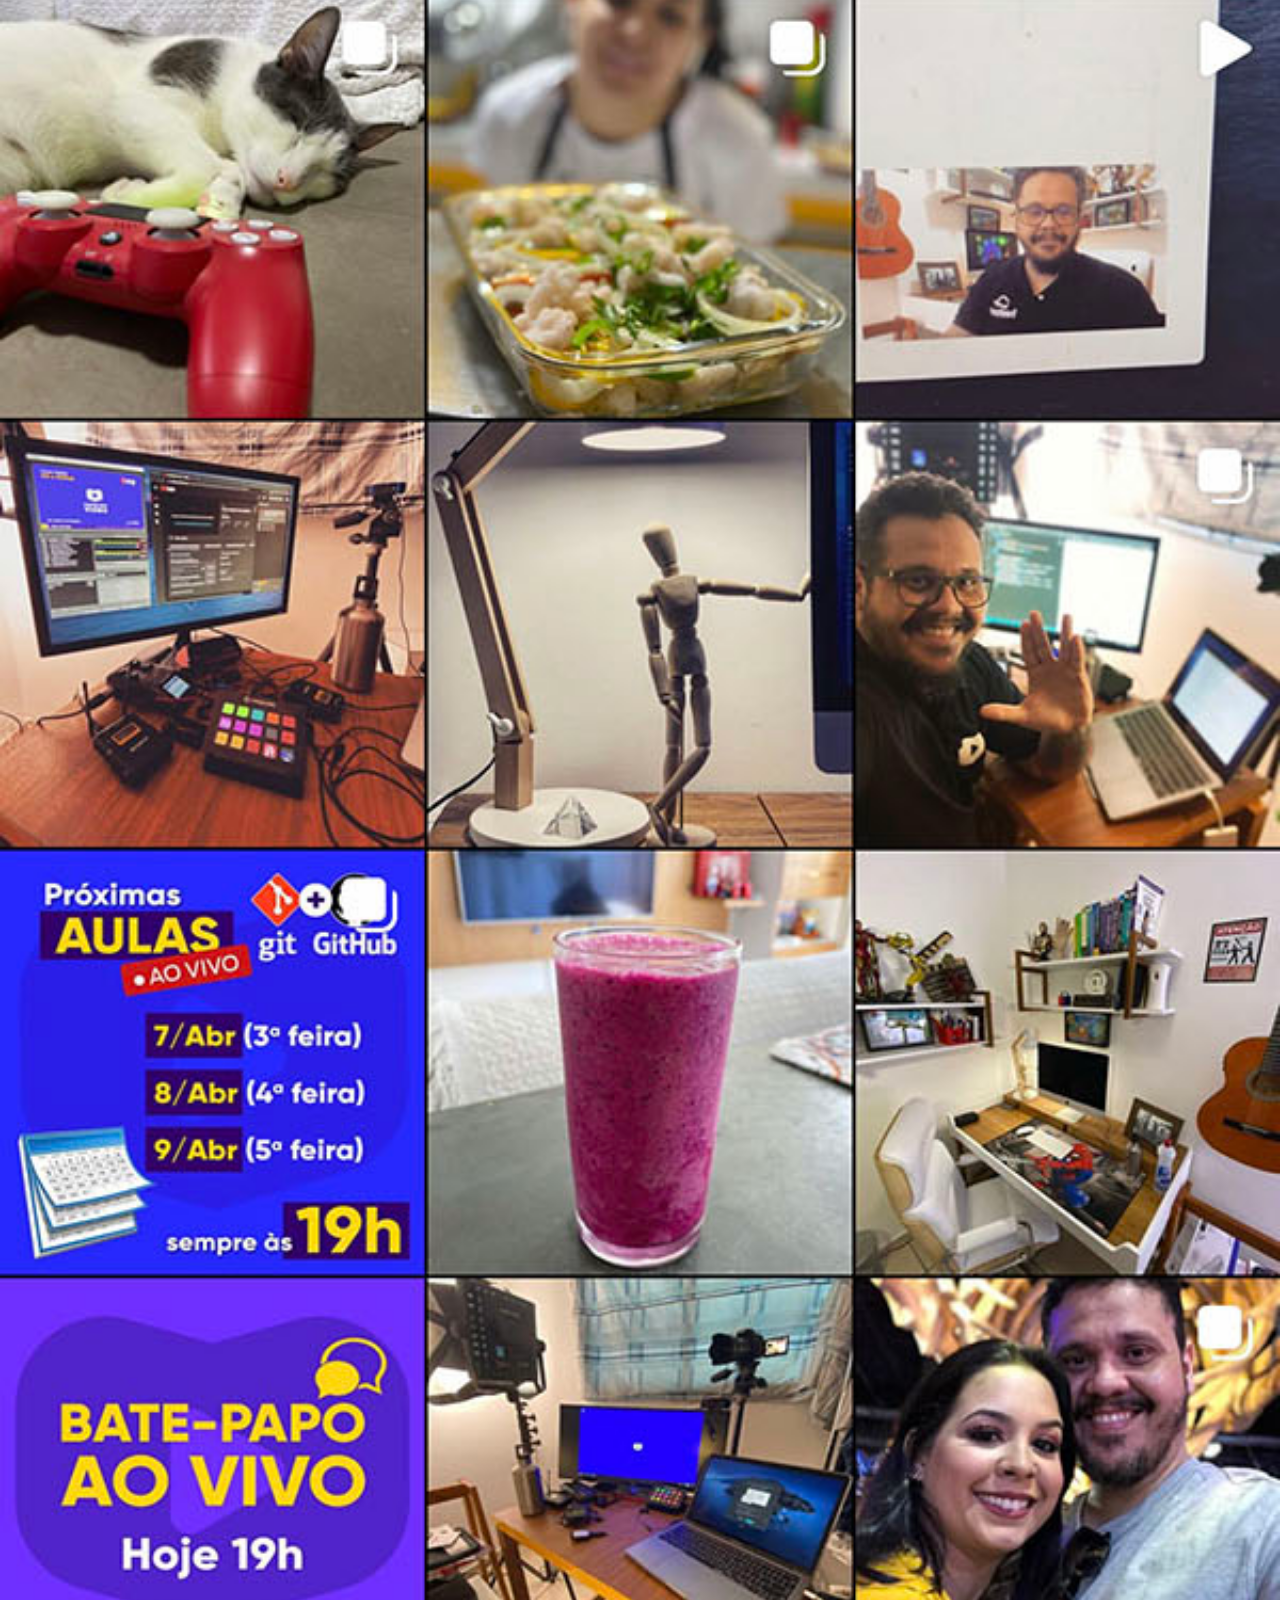
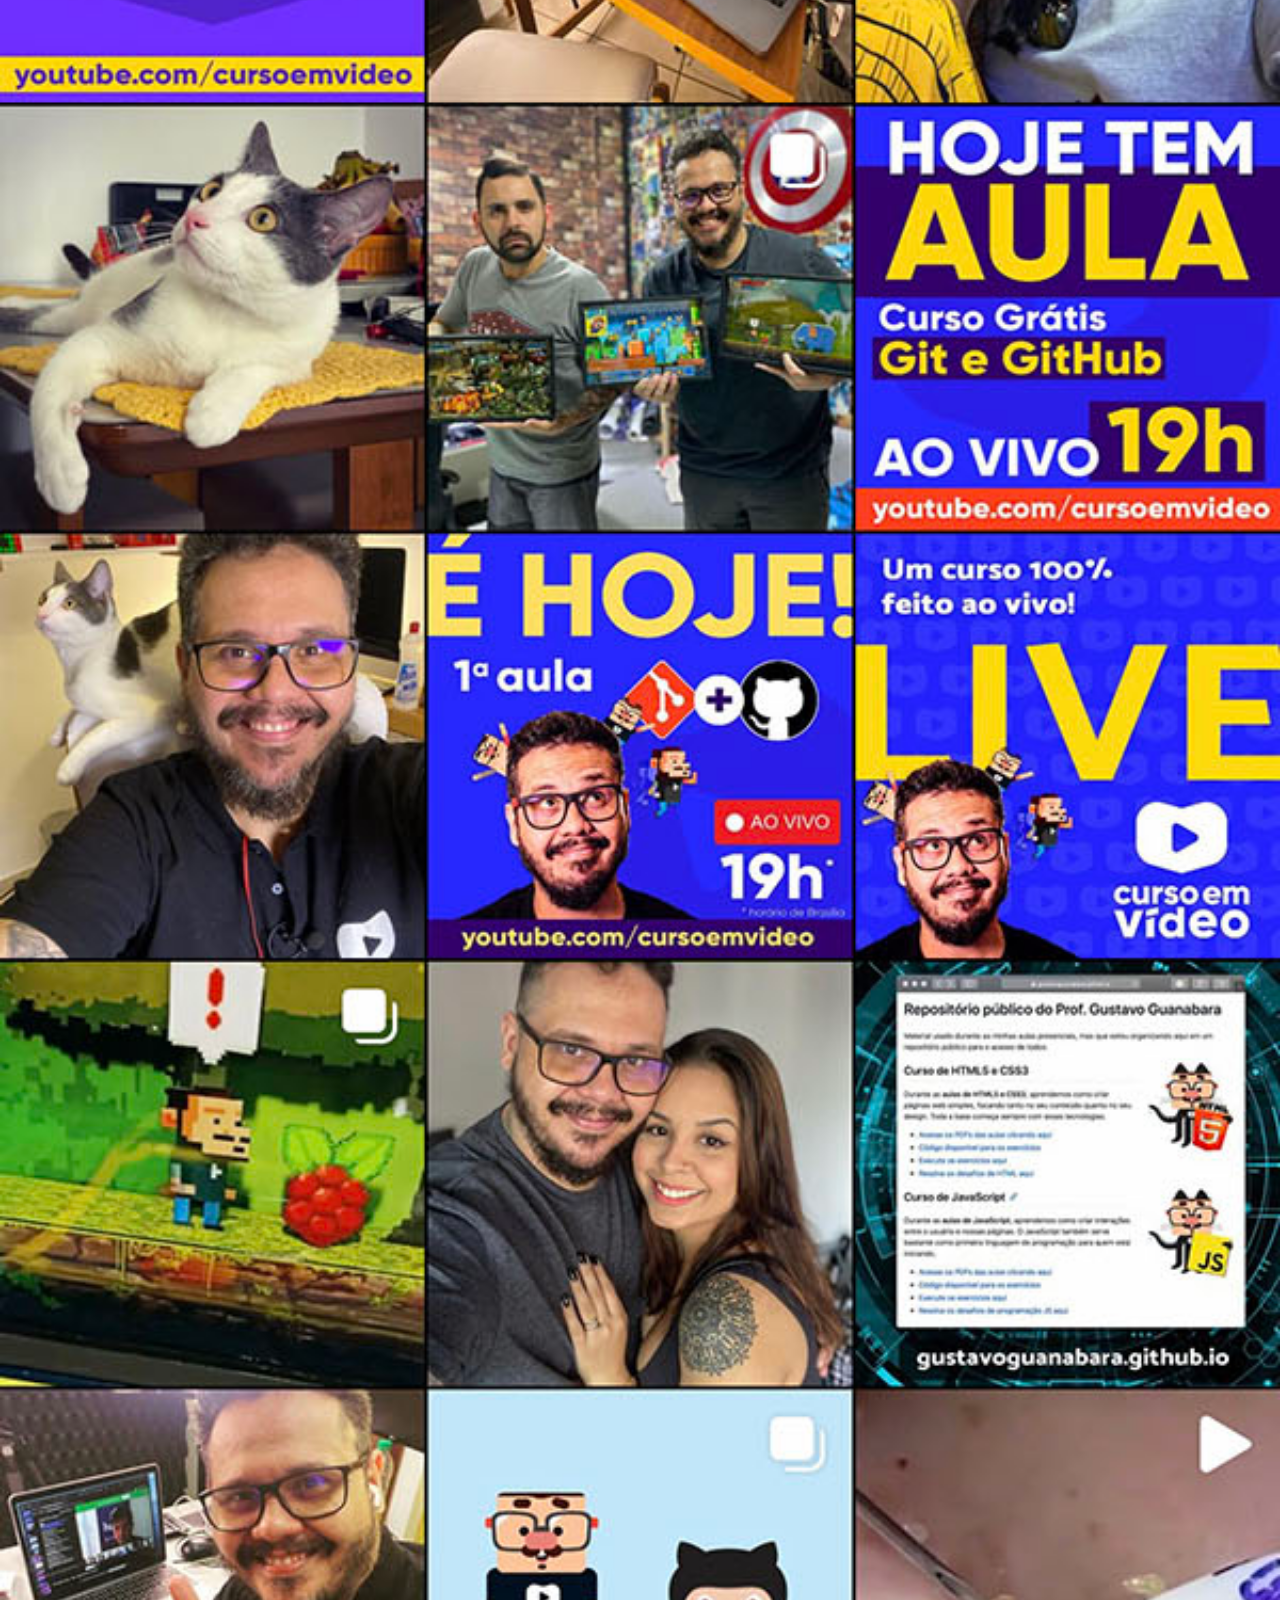
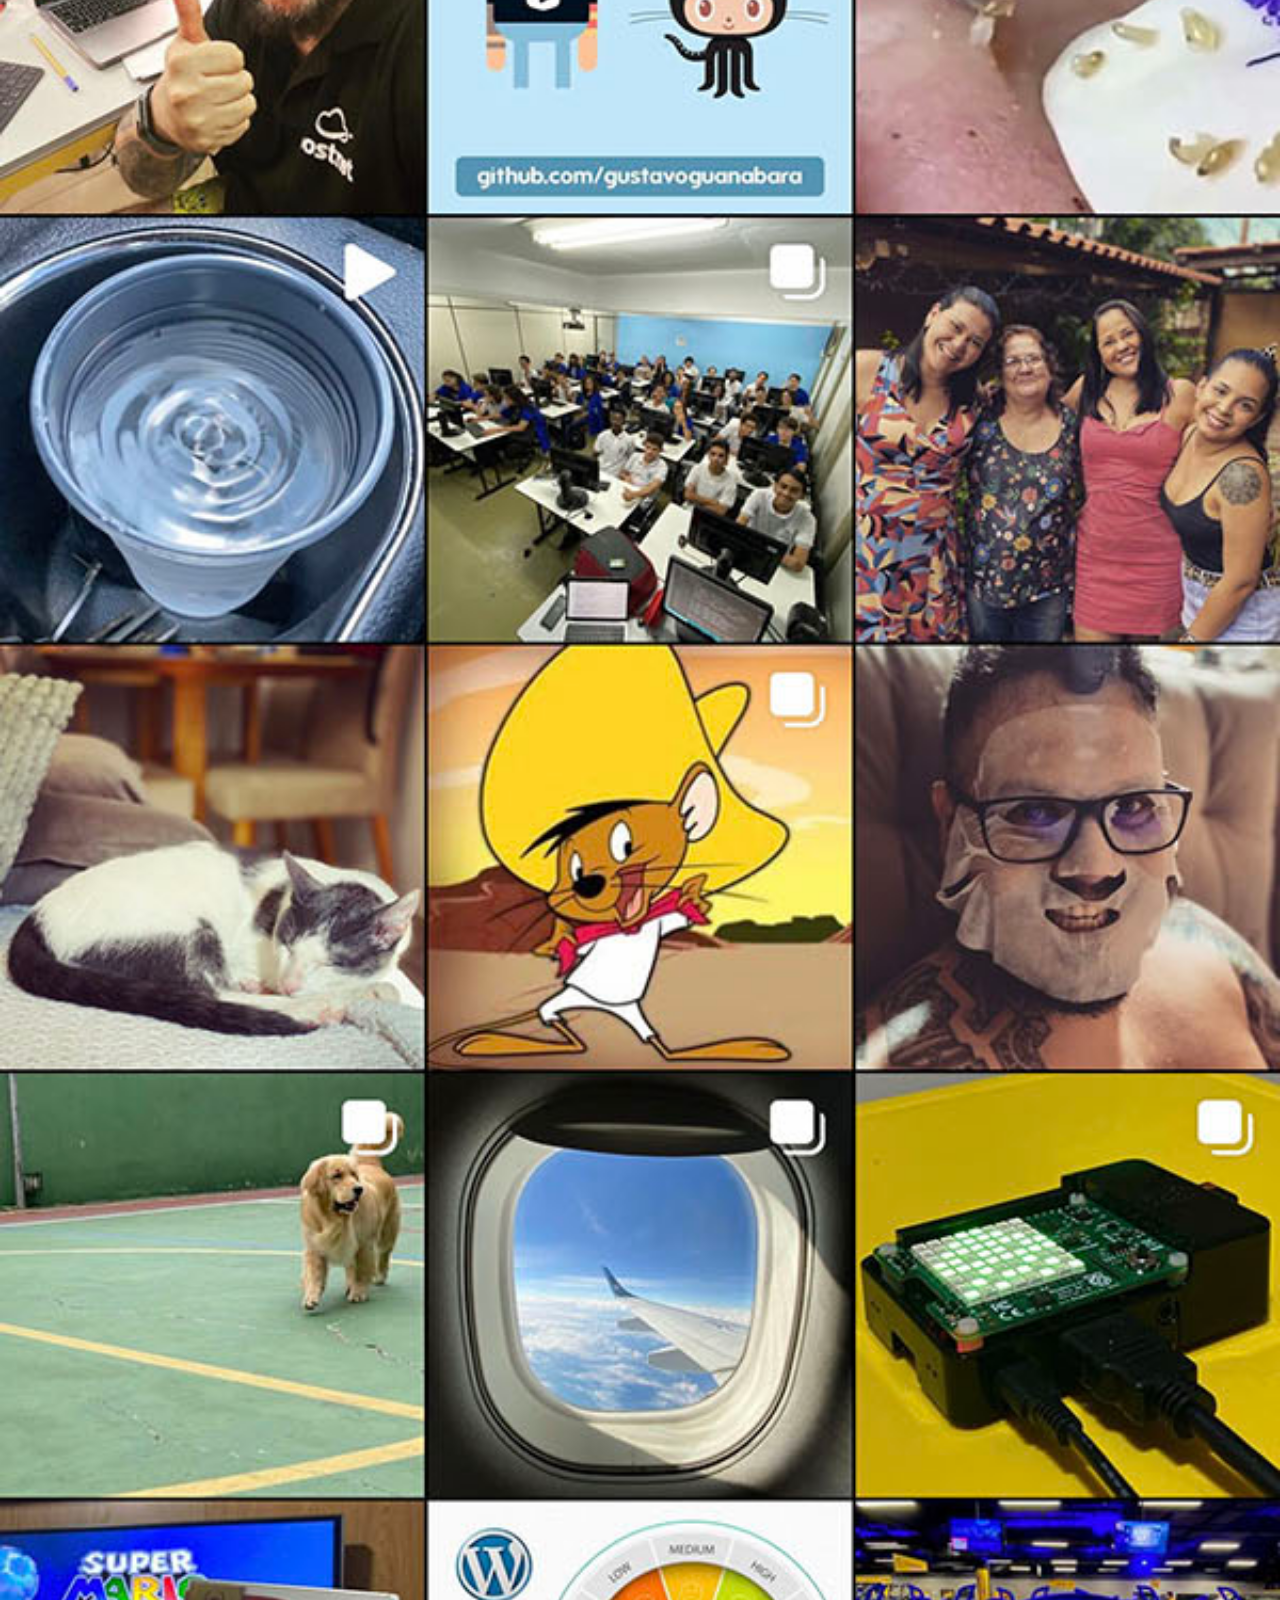
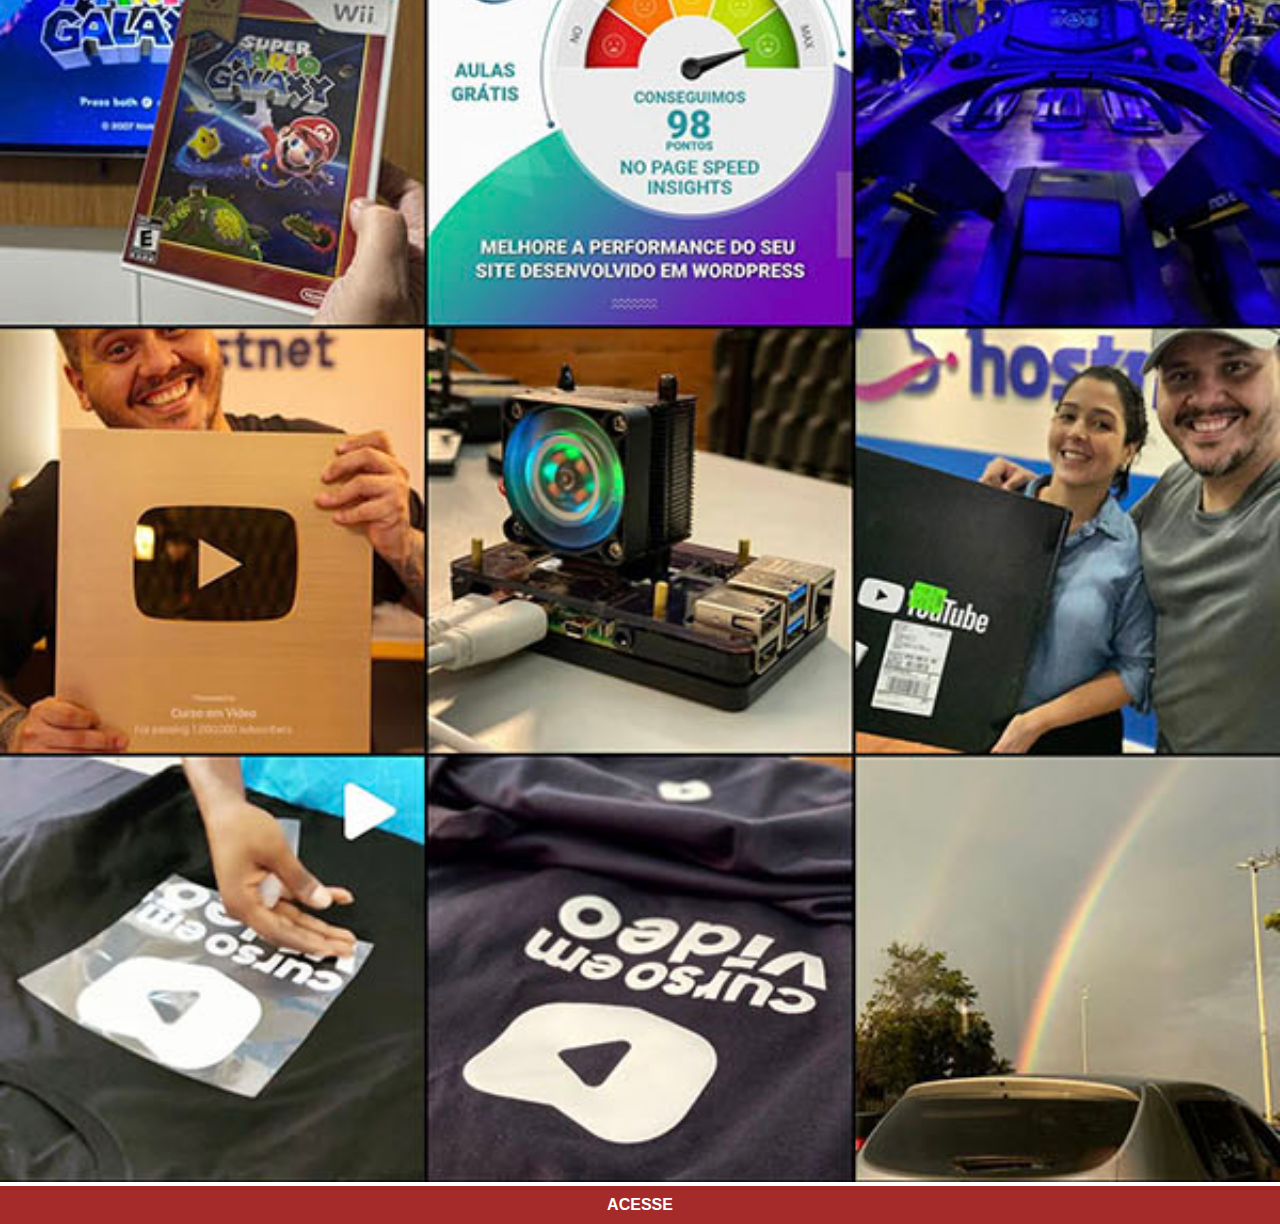
<file: instagram.html>
<!DOCTYPE html>
<html lang="pt-br">
<head>
    <meta charset="UTF-8">
    <meta name="viewport" content="width=device-width, initial-scale=1.0">
    <title>Instagram</title>
    <link rel="stylesheet" href="paginas.css">
</head>
<body>
    <img src="imagens/tela-instagram.jpg" alt="Instagram">
    <a href="https://www.instagram.com/sanih_sa/" target="_blank">ACESSE</a>
</body>
</html>
</file>
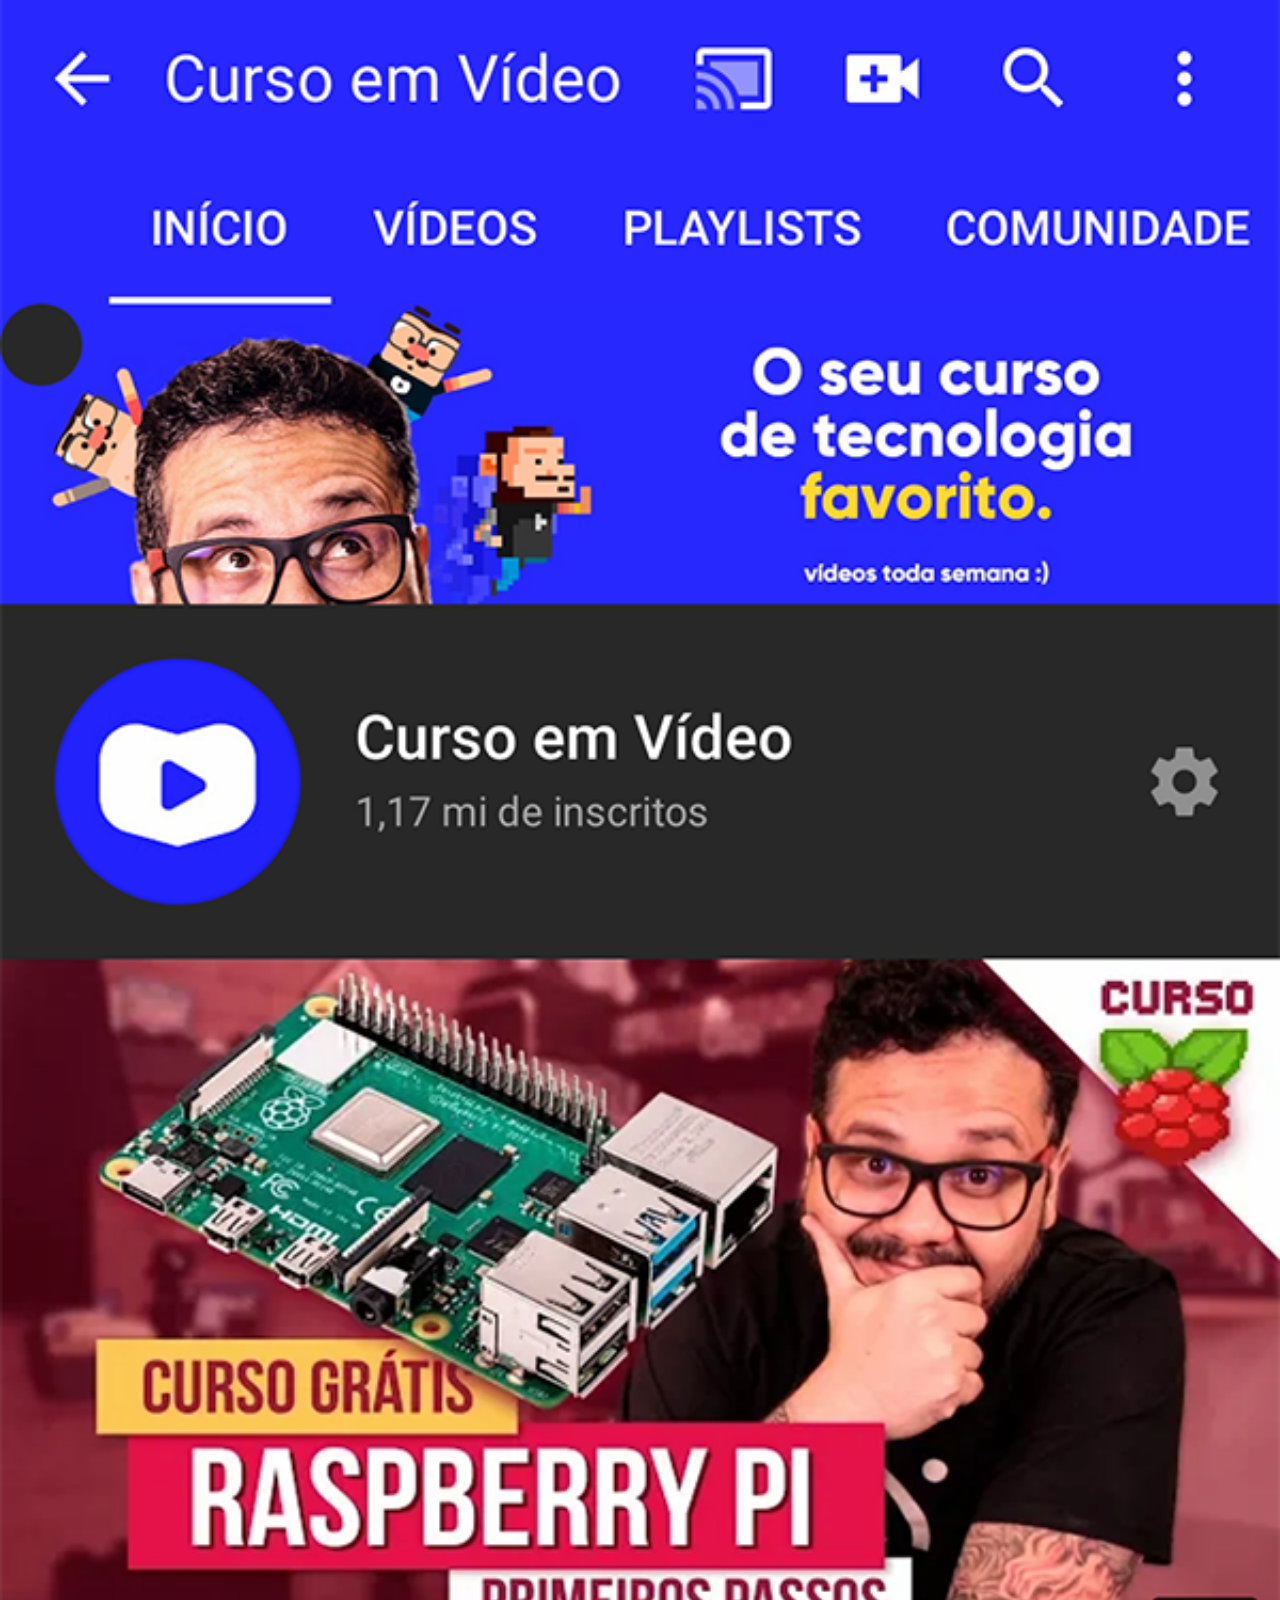
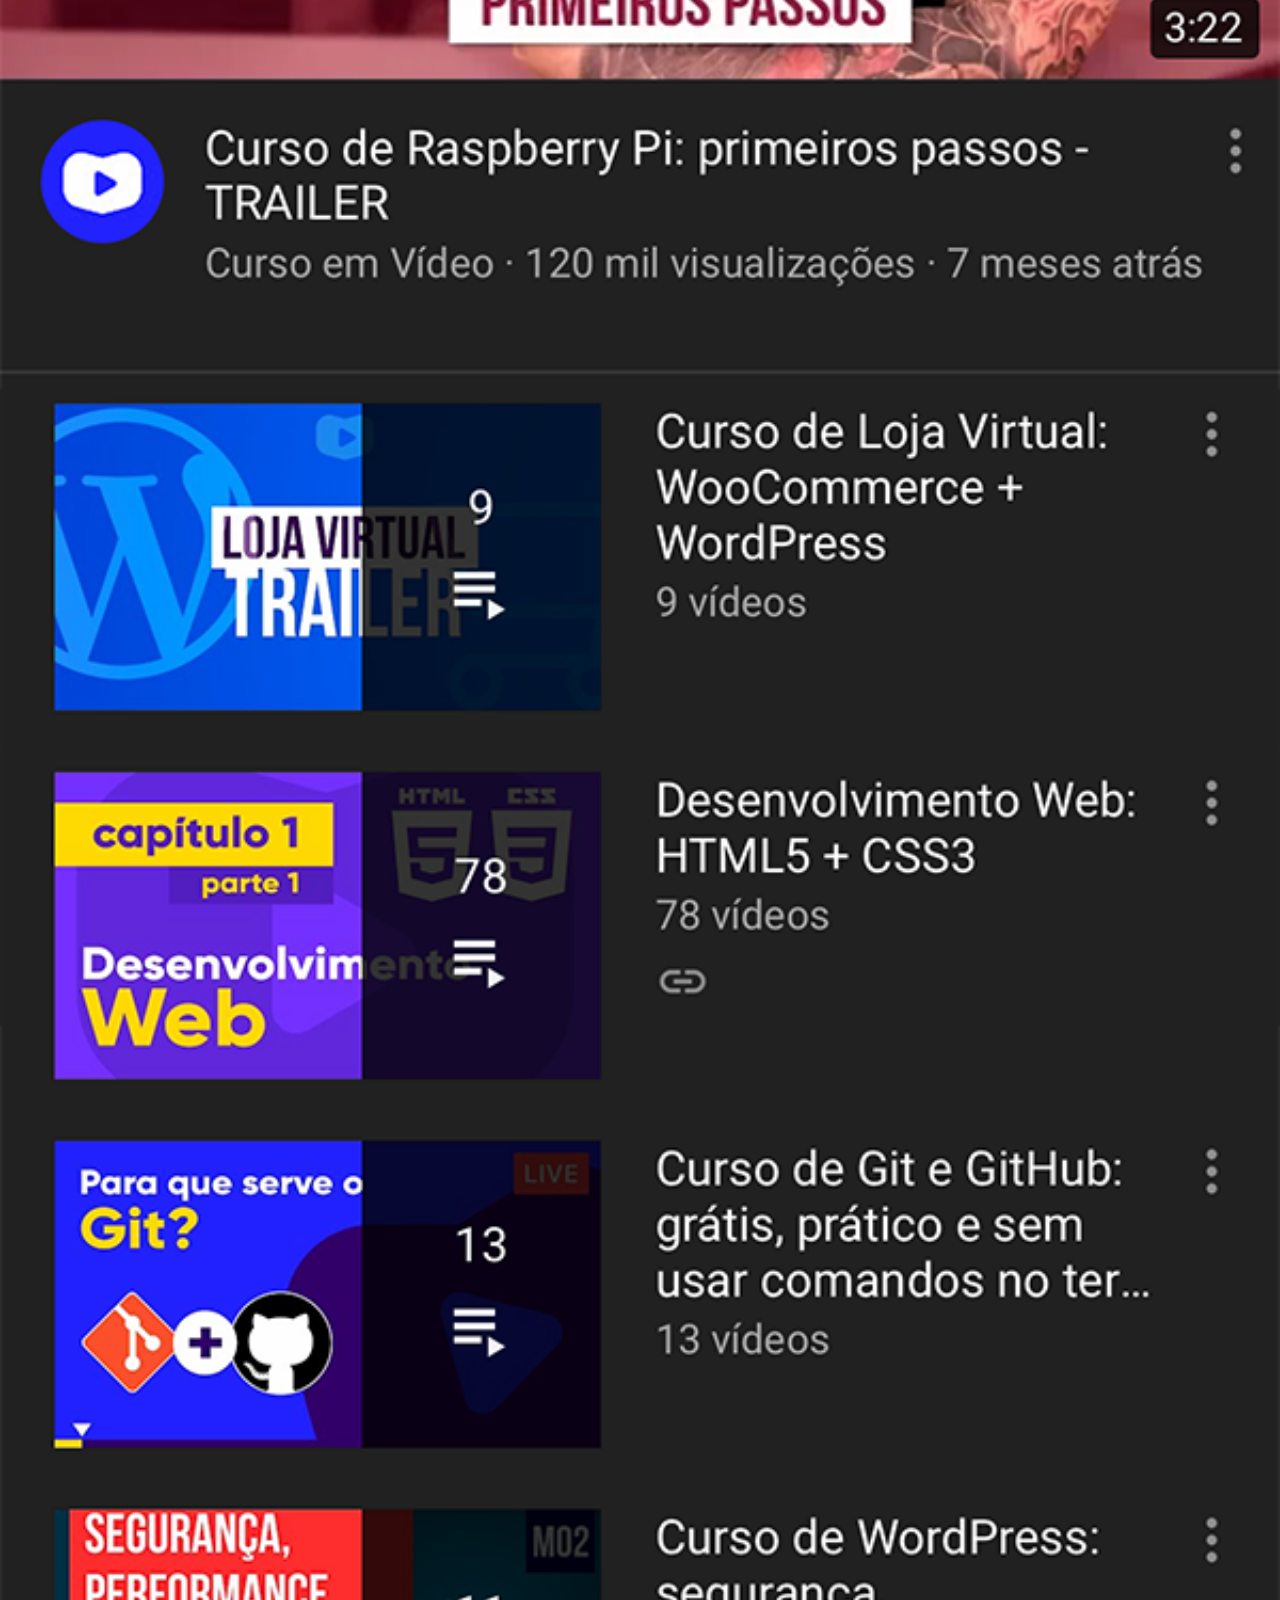
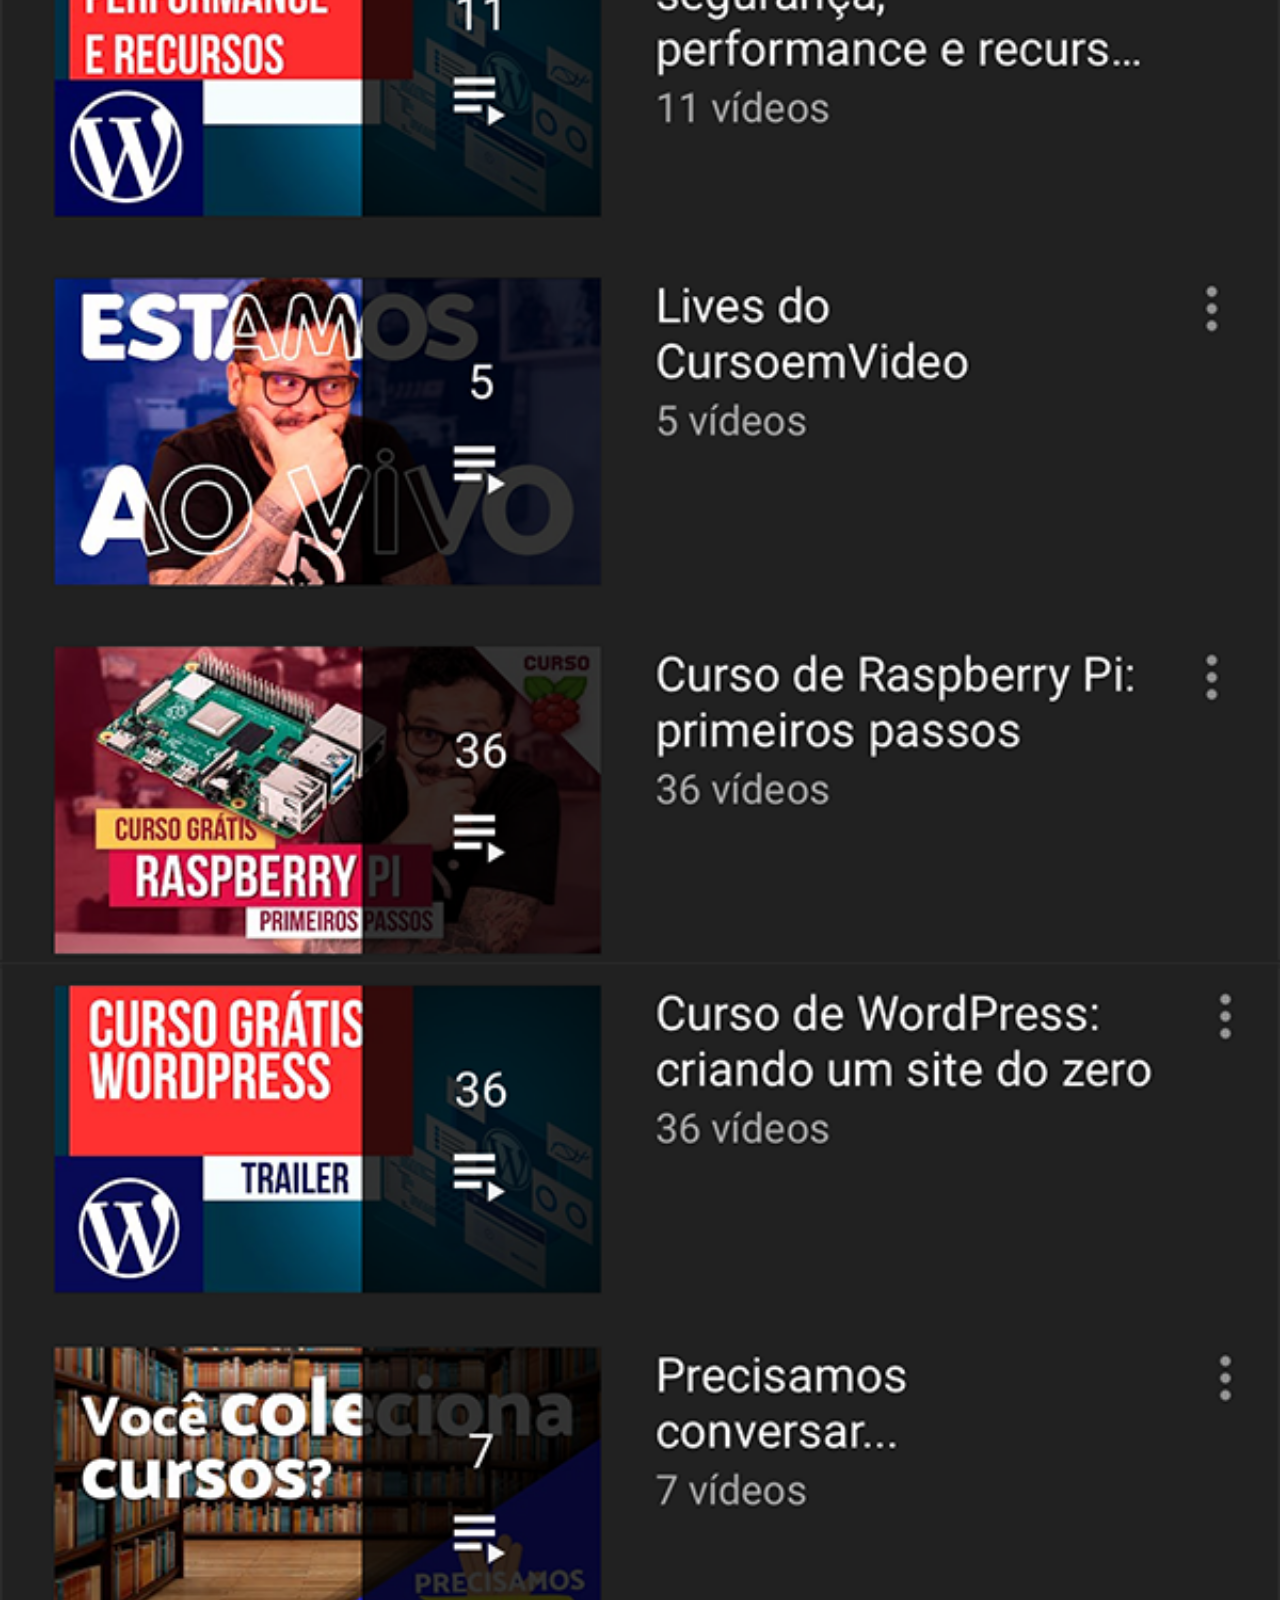
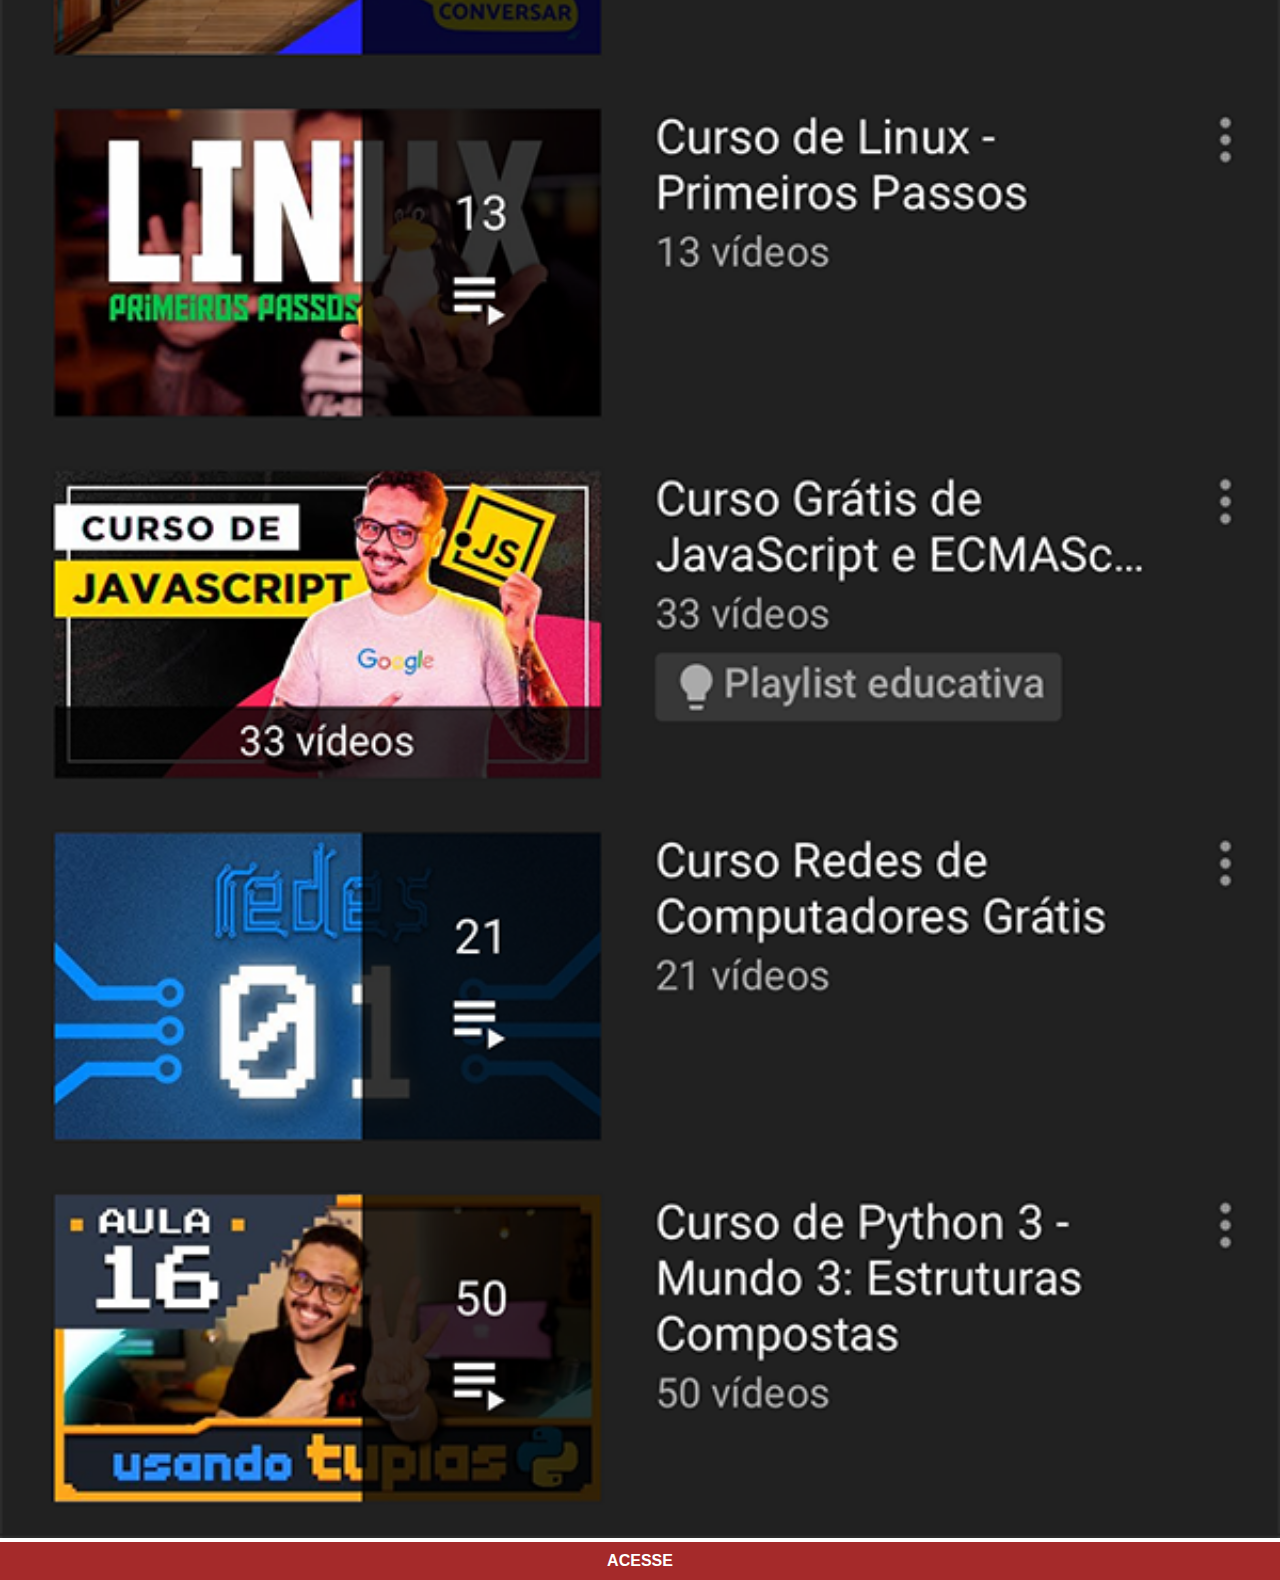
<file: youtube.html>
<!DOCTYPE html>
<html lang="pt-br">
<head>
    <meta charset="UTF-8">
    <meta name="viewport" content="width=device-width, initial-scale=1.0">
    <title>YouTube</title>
    <link rel="stylesheet" href="paginas.css">
</head>
<body>
    <img src="imagens/tela-youtube.png" alt="YouTube">
    <a href="https://www.youtube.com/" target="_blank">ACESSE</a>
</body>
</html>
</file>
<file: estilos/style.css>
@charset "UTF-8";
* {
    margin: 0px;
    padding: 0px;
    font-family: Arial, Helvetica, sans-serif;
}
html, body {
    height: 100vh;
    width: 100vw;
    background-color: black;
}
body {
    background: url("../imagens/fundo-madeira.jpg") no-repeat top center;
    background-size: cover;
    background-attachment: fixed;
}
main {
    position: relative;
    height: 100vh;
}
section#telefone {
    position: absolute;
    top: 50%;
    left: 50%;
    transform: translate(-50%, -50%);

    width: 311px;
    height: 627px;
    background: url("../imagens/frame-iphone.png") no-repeat;
}
iframe#tela {
    position: relative;
    top: 80px;
    left: 22px;
    width: 267px;
    height: 471px;
}
section#redes-sociais {
    text-align: right;
}
section#redes-sociais > a > img {
    width: 50px;
    height: 50px;
    margin: 8px;
    border-radius: 50%;
    box-shadow: 5px 5px 10px rgba(0, 0, 0, 0.603);
    box-sizing: border-box;
}
section#redes-sociais img:hover {
    border: 2px solid rgba(255, 255, 255, 0.507);
    transform: translate(-3px, -3px);
    box-shadow: 5px 5px 10px rgba(0, 0, 0, 0.603);
    transition: transform .3s, border 0.5s;
}
</file>
<file: paginas.css>
@charset "UTF-8";

* {
    margin: 0px;
    padding: 0px;
    font-family: Arial, Helvetica, sans-serif;
}
::-webkit-scrollbar {
    width: 0px;
    height: 0px;
}
img {
    width: 100vw;
}
a {
    color: white;
    display: block;
    background-color: brown;
    padding: 10px;
    text-align: center;
    font-weight: bolder;
    text-decoration: none;
}
</file>
